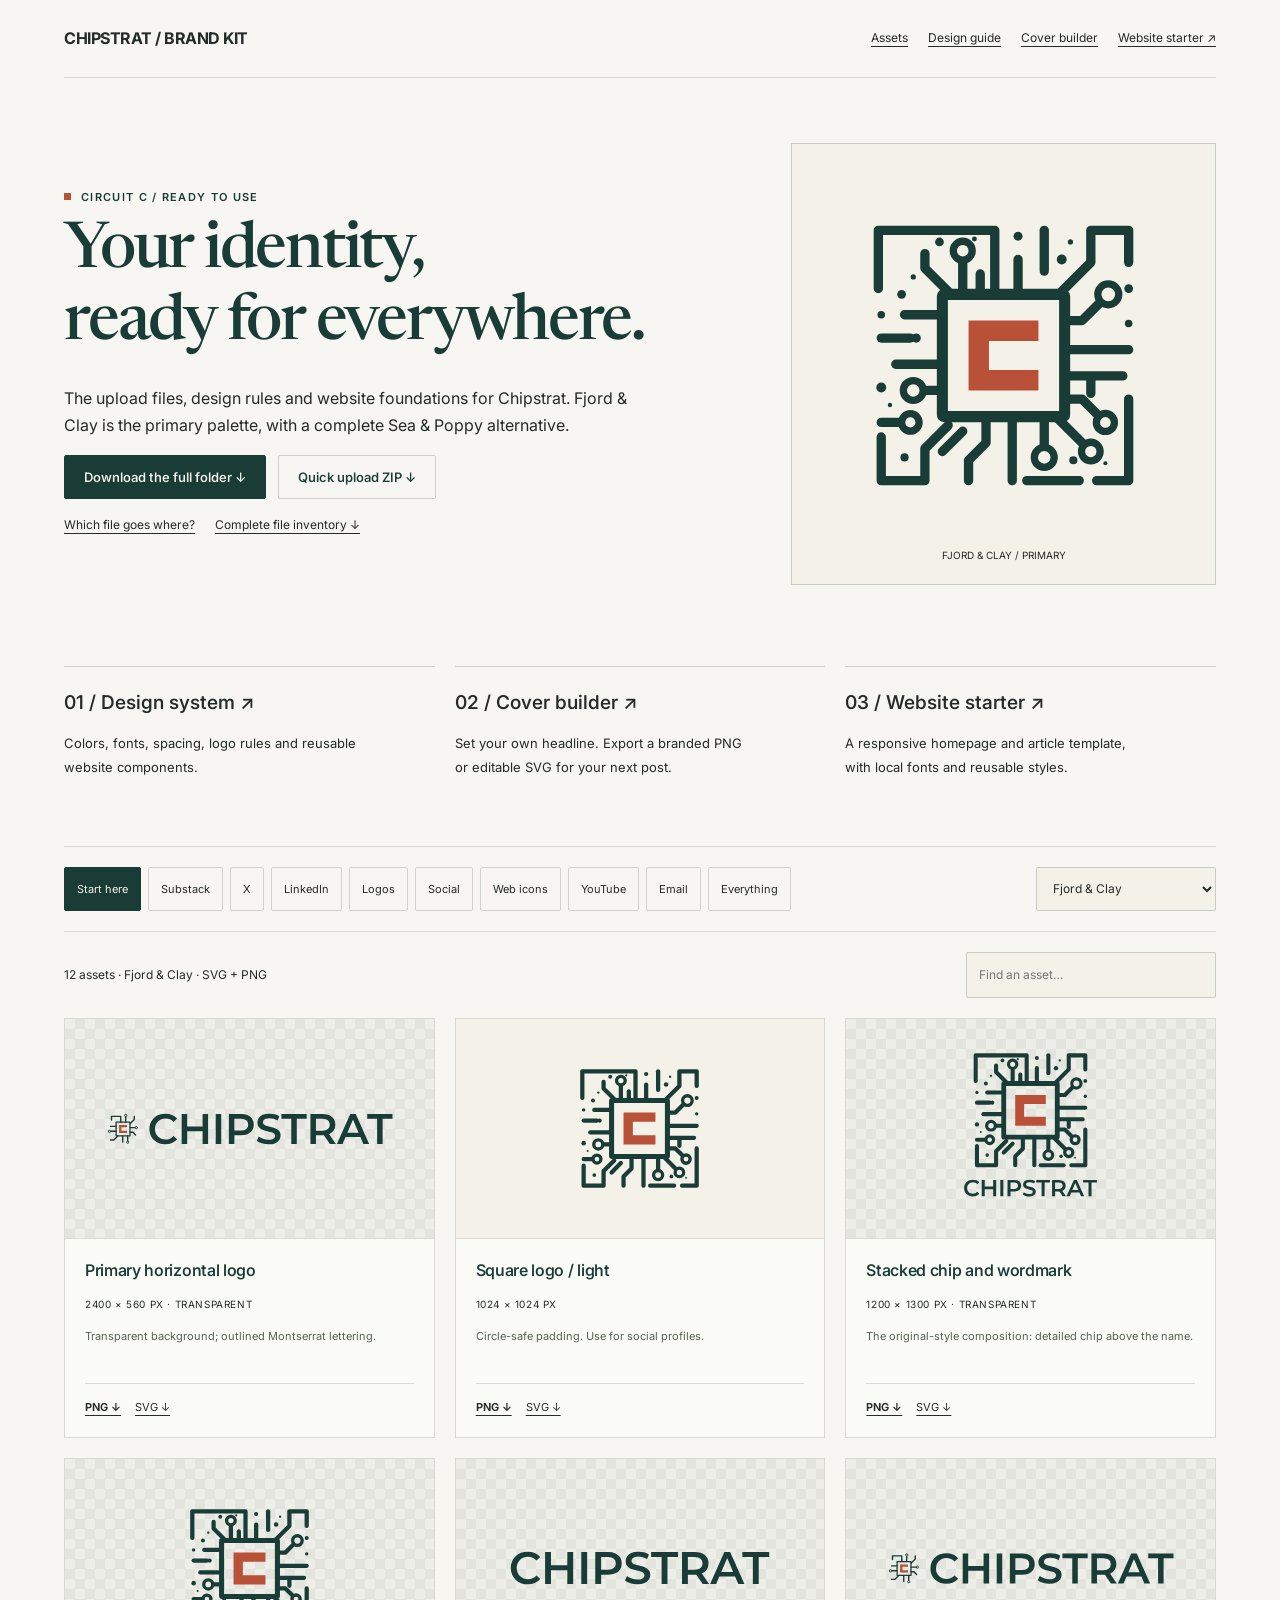
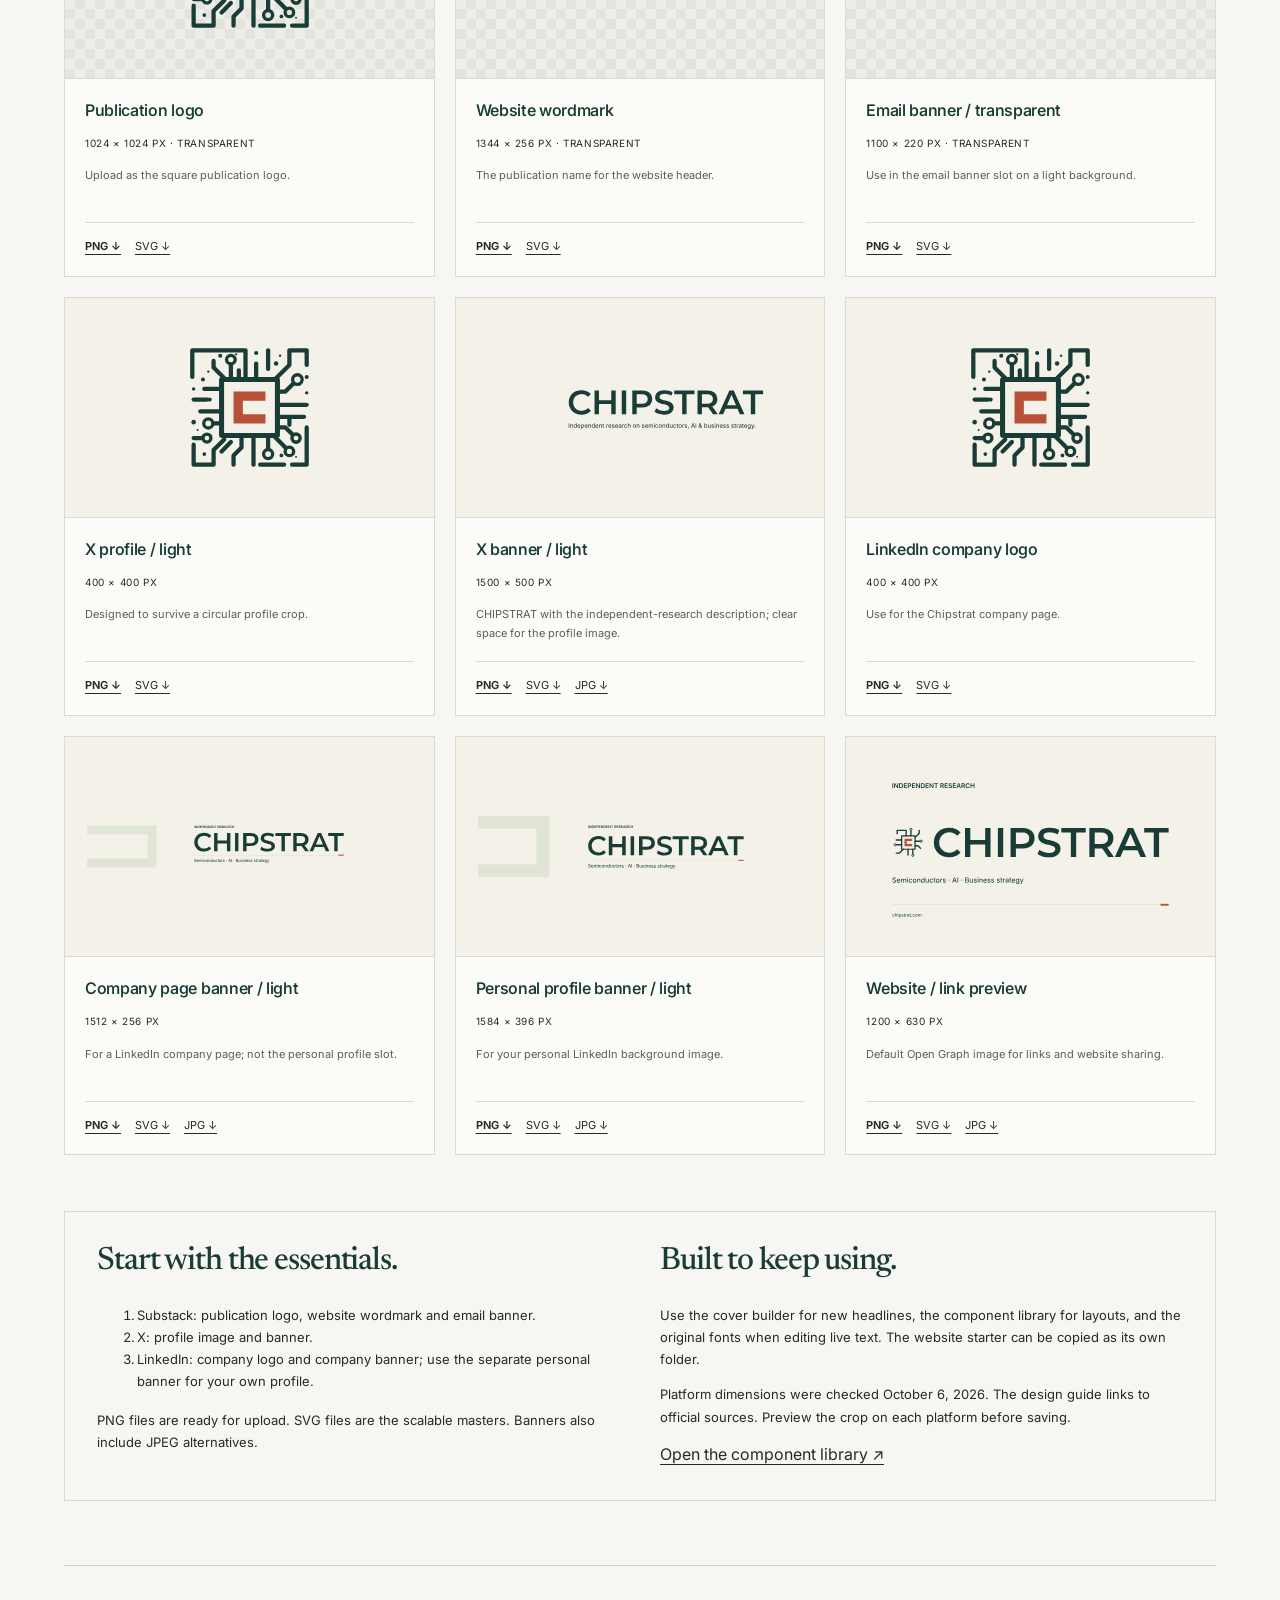
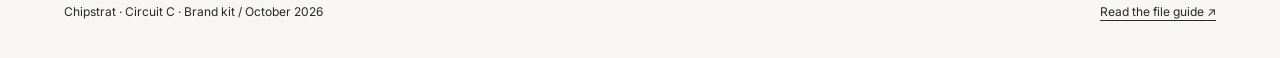
<file: Chipstrat-Brand-Kit/index.html>
<!doctype html><html lang="en"><head><meta charset="utf-8"><meta name="viewport" content="width=device-width,initial-scale=1"><title>Chipstrat — Brand & website kit</title><link rel="stylesheet" href="design-kit/tokens.css"><link rel="stylesheet" href="design-kit/components.css"><style>
body{background:#f7f6f2}.library-nav{display:flex;gap:20px;font-size:12px;flex-wrap:wrap}.kit-head{padding:25px 0;display:flex;justify-content:space-between;border-bottom:1px solid #d7dbd1;align-items:center;gap:20px}.kit-head strong{letter-spacing:-.03em}.hero{display:grid;grid-template-columns:1.6fr 1fr;gap:48px;align-items:center;padding:65px 0}.hero h1{font-size:clamp(44px,5vw,68px);max-width:750px}.hero p{max-width:580px}.hero-art{background:var(--cs-paper);border:1px solid var(--cs-line);padding:20px}.hero-art img{display:block;width:100%}.hero-art small{font-size:10px;display:block;text-align:center}.tools{display:grid;grid-template-columns:repeat(3,1fr);gap:20px;margin:16px 0 54px}.tool{border-top:1px solid #c9d0c4;padding-top:20px;text-decoration:none}.tool strong{font-size:19px;font-weight:550}.tool p{font-size:13px;line-height:1.8;max-width:300px}.kit-controls{position:sticky;top:0;background:#f7f6f2ee;backdrop-filter:blur(12px);z-index:3;border-top:1px solid #d7dbd1;border-bottom:1px solid #d7dbd1;padding:20px 0;display:grid;grid-template-columns:1fr auto;gap:15px}.filters{display:flex;gap:7px;flex-wrap:wrap}.filter{border:1px solid #cfd4ca;background:transparent;padding:7px 12px;font-size:11px;border-radius:2px;min-height:38px}.filter[aria-pressed=true]{background:var(--cs-ink);color:var(--cs-paper);border-color:var(--cs-ink)}.palette{min-width:180px;font-size:12px}.inventory{display:flex;justify-content:space-between;align-items:center;font-size:12px;padding:20px 0}.inventory input{max-width:250px}.asset-grid{display:grid;grid-template-columns:repeat(3,minmax(0,1fr));gap:20px}.asset{border:1px solid #d7dbd1;background:#fbfbf8;min-width:0;overflow:hidden}.asset-art{height:220px;padding:22px;display:flex;align-items:center;justify-content:center;background:var(--cs-paper);border-bottom:1px solid #d7dbd1}.asset-art.transparent{background-color:#eeeee8;background-image:linear-gradient(45deg,#e3e4de 25%,transparent 25%),linear-gradient(-45deg,#e3e4de 25%,transparent 25%),linear-gradient(45deg,transparent 75%,#e3e4de 75%),linear-gradient(-45deg,transparent 75%,#e3e4de 75%);background-size:20px 20px;background-position:0 0,0 10px,10px -10px,-10px 0}.asset-art.reversed{background:#34423c;background-image:none}.asset-art img{max-width:100%;max-height:100%;object-fit:contain;display:block;image-rendering:auto}.asset-copy{padding:20px}.asset-copy h3{font:550 16px/1.4 Inter,Arial,sans-serif;margin:0 0 7px;letter-spacing:-.02em}.asset-copy p{font-size:11px;line-height:1.7;min-height:38px;color:#566353}.dimensions{font-size:10px;letter-spacing:.06em;text-transform:uppercase}.asset-links{display:flex;gap:14px;align-items:center;font-size:11px;margin-top:18px;border-top:1px solid #d7dbd1;padding-top:14px}.asset-links a:first-child{font-weight:650}.guidance{margin:56px 0 0;border:1px solid #d7dbd1;padding:32px;display:grid;grid-template-columns:1fr 1fr;gap:40px}.guidance h2{font-size:32px}.guidance p,.guidance li{font-size:13px}.asset-empty{padding:30px}.download-line{margin:16px 0;font-size:12px}.download-line a{margin-right:20px}@media(max-width:980px){.asset-grid{grid-template-columns:repeat(2,minmax(0,1fr))}.kit-controls{grid-template-columns:1fr}.hero{gap:20px}.hero h1{font-size:52px}}@media(max-width:620px){.kit-head{align-items:flex-start;flex-direction:column}.hero{grid-template-columns:1fr;padding:40px 0}.hero h1{font-size:46px}.hero-art{max-width:340px}.tools{grid-template-columns:1fr;gap:10px}.tool p{max-width:none}.asset-grid{grid-template-columns:1fr}.asset-art{height:230px}.kit-controls{position:static}.inventory{gap:15px;align-items:flex-start;flex-direction:column}.inventory input{max-width:none}.guidance{grid-template-columns:1fr;padding:22px}.library-nav{gap:13px}.download-line a{display:block;margin:8px 0}}
</style></head><body><a class="cs-skip" href="#assets">Skip to assets</a><div class="cs-wrap"><header class="kit-head"><strong>CHIPSTRAT / BRAND KIT</strong><nav class="library-nav"><a href="#assets">Assets</a><a href="design-kit/brand-guide.html">Design guide</a><a href="design-kit/cover-builder.html">Cover builder</a><a href="website-starter/index.html">Website starter ↗</a></nav></header><main><section class="hero"><div><p class="cs-eyebrow cs-kicker">Circuit C / Ready to use</p><h1>Your identity,<br>ready for everywhere.</h1><p>The upload files, design rules and website foundations for Chipstrat. Fjord & Clay is the primary palette, with a complete Sea & Poppy alternative.</p><div class="cs-actions"><a class="cs-button" href="../Chipstrat-Brand-Kit.zip" download>Download the full folder ↓</a><a class="cs-button secondary" href="quick-upload-fjord-clay.zip" download>Quick upload ZIP ↓</a></div><div class="download-line"><a href="UPLOAD-GUIDE.txt">Which file goes where?</a><a href="asset-manifest.csv" download>Complete file inventory ↓</a></div></div><div class="hero-art"><img src="fjord-clay/logos/square-light-1024x1024.svg" alt="Chipstrat circuit C logo" width="1024" height="1024"><small>FJORD & CLAY / PRIMARY</small></div></section><section class="tools" aria-label="Design tools"><a class="tool" href="design-kit/brand-guide.html"><strong>01 / Design system ↗</strong><p>Colors, fonts, spacing, logo rules and reusable website components.</p></a><a class="tool" href="design-kit/cover-builder.html"><strong>02 / Cover builder ↗</strong><p>Set your own headline. Export a branded PNG or editable SVG for your next post.</p></a><a class="tool" href="website-starter/index.html"><strong>03 / Website starter ↗</strong><p>A responsive homepage and article template, with local fonts and reusable styles.</p></a></section><section id="assets" aria-label="Asset library"><div class="kit-controls"><div class="filters" id="filters"></div><select class="cs-input palette" id="palette" aria-label="Asset color palette"><option value="fjord-clay">Fjord & Clay</option><option value="sea-poppy">Sea & Poppy</option></select></div><div class="inventory"><span id="count" role="status" aria-live="polite"></span><input class="cs-input" id="search" type="search" aria-label="Find an asset" placeholder="Find an asset…"></div><div class="asset-grid" id="asset-grid"></div></section><section class="guidance"><div><h2>Start with the essentials.</h2><ol><li>Substack: publication logo, website wordmark and email banner.</li><li>X: profile image and banner.</li><li>LinkedIn: company logo and company banner; use the separate personal banner for your own profile.</li></ol><p>PNG files are ready for upload. SVG files are the scalable masters. Banners also include JPEG alternatives.</p></div><div><h2>Built to keep using.</h2><p>Use the cover builder for new headlines, the component library for layouts, and the original fonts when editing live text. The website starter can be copied as its own folder.</p><p>Platform dimensions were checked October 6, 2026. The design guide links to official sources. Preview the crop on each platform before saving.</p><a href="design-kit/components.html">Open the component library ↗</a></div></section></main><footer class="cs-footer"><span>Chipstrat · Circuit C · Brand kit / October 2026</span><a href="START-HERE.txt">Read the file guide ↗</a></footer></div><script>
const DATA={"assets": [{"group": "logos", "key": "logo-primary", "title": "Primary horizontal logo", "width": 2400, "height": 560, "file": "logos/logo-primary-2400x560", "note": "Transparent background; outlined Montserrat lettering.", "recommended": true, "source": "", "jpg": false, "transparent": true}, {"group": "logos", "key": "logo-reversed", "title": "Light horizontal logo", "width": 2400, "height": 560, "file": "logos/logo-reversed-2400x560", "note": "Transparent background; outlined Montserrat lettering.", "recommended": false, "source": "", "jpg": false, "transparent": true}, {"group": "logos", "key": "logo-black", "title": "Black horizontal logo", "width": 2400, "height": 560, "file": "logos/logo-black-2400x560", "note": "Transparent background; outlined Montserrat lettering.", "recommended": false, "source": "", "jpg": false, "transparent": true}, {"group": "logos", "key": "logo-white", "title": "White horizontal logo", "width": 2400, "height": 560, "file": "logos/logo-white-2400x560", "note": "Transparent background; outlined Montserrat lettering.", "recommended": false, "source": "", "jpg": false, "transparent": true}, {"group": "logos", "key": "wordmark", "title": "Wordmark only", "width": 2400, "height": 480, "file": "logos/wordmark-2400x480", "note": "Transparent, without the chip symbol.", "recommended": false, "source": "", "jpg": false, "transparent": true}, {"group": "logos", "key": "square-light", "title": "Square logo / light", "width": 1024, "height": 1024, "file": "logos/square-light-1024x1024", "note": "Circle-safe padding. Use for social profiles.", "recommended": true, "source": "", "jpg": false, "transparent": false}, {"group": "logos", "key": "square-dark", "title": "Square logo / dark", "width": 1024, "height": 1024, "file": "logos/square-dark-1024x1024", "note": "Circle-safe padding. Use for social profiles.", "recommended": false, "source": "", "jpg": false, "transparent": false}, {"group": "logos", "key": "mark-transparent", "title": "Transparent chip mark", "width": 1024, "height": 1024, "file": "logos/mark-transparent-1024x1024", "note": "Use on light backgrounds.", "recommended": false, "source": "", "jpg": false, "transparent": true}, {"group": "logos", "key": "mark-white", "title": "White chip mark", "width": 1024, "height": 1024, "file": "logos/mark-white-1024x1024", "note": "Use on dark backgrounds.", "recommended": false, "source": "", "jpg": false, "transparent": true}, {"group": "logos", "key": "mark-compact", "title": "Compact circuit mark", "width": 512, "height": 512, "file": "logos/mark-compact-512x512", "note": "Use at 32\u201364px or beside small lettering.", "recommended": false, "source": "", "jpg": false, "transparent": true}, {"group": "logos", "key": "logo-stacked", "title": "Stacked chip and wordmark", "width": 1200, "height": 1300, "file": "logos/logo-stacked-1200x1300", "note": "The original-style composition: detailed chip above the name.", "recommended": true, "source": "", "jpg": false, "transparent": true}, {"group": "logos", "key": "logo-stacked-solid", "title": "Stacked logo / solid", "width": 1200, "height": 1300, "file": "logos/logo-stacked-solid-1200x1300", "note": "Paper background; detailed chip above the name.", "recommended": false, "source": "", "jpg": false, "transparent": false}, {"group": "substack", "key": "publication-logo", "title": "Publication logo", "width": 1024, "height": 1024, "file": "substack/publication-logo-1024x1024", "note": "Upload as the square publication logo.", "recommended": true, "source": "https://support.substack.com/hc/en-us/articles/4408381685268-What-are-the-optimal-image-dimensions-for-my-Substack-publication", "jpg": false, "transparent": true}, {"group": "substack", "key": "website-wordmark", "title": "Website wordmark", "width": 1344, "height": 256, "file": "substack/website-wordmark-1344x256", "note": "The publication name for the website header.", "recommended": true, "source": "https://support.substack.com/hc/en-us/articles/360039015892-How-do-I-switch-my-publication-s-homepage-to-a-different-layout", "jpg": false, "transparent": true}, {"group": "substack", "key": "website-logo", "title": "Website header with chip", "width": 1344, "height": 256, "file": "substack/website-logo-1344x256", "note": "Alternative header including the chip symbol.", "recommended": false, "source": "https://support.substack.com/hc/en-us/articles/360039015892-How-do-I-switch-my-publication-s-homepage-to-a-different-layout", "jpg": false, "transparent": true}, {"group": "substack", "key": "email-banner", "title": "Email banner / transparent", "width": 1100, "height": 220, "file": "substack/email-banner-1100x220", "note": "Use in the email banner slot on a light background.", "recommended": true, "source": "https://support.substack.com/hc/en-us/articles/4408381685268-What-are-the-optimal-image-dimensions-for-my-Substack-publication", "jpg": false, "transparent": true}, {"group": "substack", "key": "email-banner-solid", "title": "Email banner / solid", "width": 1100, "height": 220, "file": "substack/email-banner-solid-1100x220", "note": "Opaque alternative with the brand paper color.", "recommended": false, "source": "https://support.substack.com/hc/en-us/articles/4408381685268-What-are-the-optimal-image-dimensions-for-my-Substack-publication", "jpg": false, "transparent": false}, {"group": "substack", "key": "welcome-cover", "title": "Welcome cover", "width": 1200, "height": 1200, "file": "substack/welcome-cover-1200x1200", "note": "Square welcome-page cover.", "recommended": false, "source": "https://support.substack.com/hc/en-us/articles/4408381685268-What-are-the-optimal-image-dimensions-for-my-Substack-publication", "jpg": true, "transparent": false}, {"group": "substack", "key": "post-preview", "title": "Post preview / wide", "width": 1200, "height": 630, "file": "substack/post-preview-1200x630", "note": "Wide social preview. Review the crop before publishing.", "recommended": false, "source": "https://support.substack.com/hc/en-us/articles/4408381685268-What-are-the-optimal-image-dimensions-for-my-Substack-publication", "jpg": true, "transparent": false}, {"group": "substack", "key": "post-preview-14x10", "title": "Post preview / 14:10", "width": 1400, "height": 1000, "file": "substack/post-preview-14x10-1400x1000", "note": "Alternate crop for 14:10 preview placements.", "recommended": false, "source": "https://support.substack.com/hc/en-us/articles/4408381685268-What-are-the-optimal-image-dimensions-for-my-Substack-publication", "jpg": true, "transparent": false}, {"group": "x", "key": "profile-light", "title": "X profile / light", "width": 400, "height": 400, "file": "x/profile-light-400x400", "note": "Designed to survive a circular profile crop.", "recommended": true, "source": "https://help.x.com/en/managing-your-account/common-issues-when-uploading-profile-photo", "jpg": false, "transparent": false}, {"group": "x", "key": "banner-light", "title": "X banner / light", "width": 1500, "height": 500, "file": "x/banner-light-1500x500", "note": "CHIPSTRAT with the independent-research description; clear space for the profile image.", "recommended": true, "source": "https://help.x.com/en/managing-your-account/common-issues-when-uploading-profile-photo", "jpg": true, "transparent": false}, {"group": "x", "key": "profile-dark", "title": "X profile / dark", "width": 400, "height": 400, "file": "x/profile-dark-400x400", "note": "Designed to survive a circular profile crop.", "recommended": false, "source": "https://help.x.com/en/managing-your-account/common-issues-when-uploading-profile-photo", "jpg": false, "transparent": false}, {"group": "x", "key": "banner-dark", "title": "X banner / dark", "width": 1500, "height": 500, "file": "x/banner-dark-1500x500", "note": "CHIPSTRAT with the independent-research description; clear space for the profile image.", "recommended": false, "source": "https://help.x.com/en/managing-your-account/common-issues-when-uploading-profile-photo", "jpg": true, "transparent": false}, {"group": "linkedin", "key": "company-logo", "title": "LinkedIn company logo", "width": 400, "height": 400, "file": "linkedin/company-logo-400x400", "note": "Use for the Chipstrat company page.", "recommended": true, "source": "https://www.linkedin.com/help/lms/answer/a570368", "jpg": false, "transparent": false}, {"group": "linkedin", "key": "company-banner-light", "title": "Company page banner / light", "width": 1512, "height": 256, "file": "linkedin/company-banner-light-1512x256", "note": "For a LinkedIn company page; not the personal profile slot.", "recommended": true, "source": "https://www.linkedin.com/help/lms/answer/a570368", "jpg": true, "transparent": false}, {"group": "linkedin", "key": "personal-banner-light", "title": "Personal profile banner / light", "width": 1584, "height": 396, "file": "linkedin/personal-banner-light-1584x396", "note": "For your personal LinkedIn background image.", "recommended": true, "source": "https://www.linkedin.com/help/linkedin/answer/a568217", "jpg": true, "transparent": false}, {"group": "linkedin", "key": "company-banner-dark", "title": "Company page banner / dark", "width": 1512, "height": 256, "file": "linkedin/company-banner-dark-1512x256", "note": "For a LinkedIn company page; not the personal profile slot.", "recommended": false, "source": "https://www.linkedin.com/help/lms/answer/a570368", "jpg": true, "transparent": false}, {"group": "linkedin", "key": "personal-banner-dark", "title": "Personal profile banner / dark", "width": 1584, "height": 396, "file": "linkedin/personal-banner-dark-1584x396", "note": "For your personal LinkedIn background image.", "recommended": false, "source": "https://www.linkedin.com/help/linkedin/answer/a568217", "jpg": true, "transparent": false}, {"group": "linkedin", "key": "article-cover", "title": "Article / newsletter cover", "width": 2000, "height": 600, "file": "linkedin/article-cover-2000x600", "note": "Branded base image; use the cover builder for article-specific headlines.", "recommended": false, "source": "", "jpg": true, "transparent": false}, {"group": "social", "key": "link-preview", "title": "Website / link preview", "width": 1200, "height": 630, "file": "social/link-preview-1200x630", "note": "Default Open Graph image for links and website sharing.", "recommended": true, "source": "", "jpg": true, "transparent": false}, {"group": "social", "key": "square-post", "title": "Square brand card", "width": 1080, "height": 1080, "file": "social/square-post-1080x1080", "note": "A reusable square post or announcement card.", "recommended": false, "source": "", "jpg": true, "transparent": false}, {"group": "social", "key": "portrait-post", "title": "Portrait brand card", "width": 1080, "height": 1350, "file": "social/portrait-post-1080x1350", "note": "A reusable 4:5 post card.", "recommended": false, "source": "", "jpg": true, "transparent": false}, {"group": "social", "key": "landscape-card", "title": "Landscape brand card", "width": 1920, "height": 1080, "file": "social/landscape-card-1920x1080", "note": "For presentation title slides or video title cards.", "recommended": false, "source": "", "jpg": true, "transparent": false}, {"group": "youtube", "key": "profile", "title": "YouTube profile", "width": 800, "height": 800, "file": "youtube/profile-800x800", "note": "Channel profile image.", "recommended": false, "source": "https://support.google.com/youtube/answer/10456525?hl=en", "jpg": false, "transparent": false}, {"group": "youtube", "key": "channel-banner", "title": "YouTube channel banner", "width": 2560, "height": 1440, "file": "youtube/channel-banner-2560x1440", "note": "Essential content sits inside a conservative central 1500 \u00d7 360 area.", "recommended": false, "source": "https://support.google.com/youtube/answer/10456525?hl=en", "jpg": true, "transparent": false}, {"group": "email", "key": "signature-logo", "title": "Email signature logo", "width": 640, "height": 128, "file": "email/signature-logo-640x128", "note": "Insert at about 320 \u00d7 64 display pixels in your email signature.", "recommended": false, "source": "", "jpg": false, "transparent": true}, {"group": "web", "key": "favicon", "title": "Web icon / 16px", "width": 16, "height": 16, "file": "web/favicon-16x16", "note": "For browser tabs, bookmarks or saved home-screen shortcuts.", "recommended": false, "source": "", "jpg": false, "transparent": false}, {"group": "web", "key": "favicon", "title": "Web icon / 32px", "width": 32, "height": 32, "file": "web/favicon-32x32", "note": "For browser tabs, bookmarks or saved home-screen shortcuts.", "recommended": false, "source": "", "jpg": false, "transparent": false}, {"group": "web", "key": "favicon", "title": "Web icon / 48px", "width": 48, "height": 48, "file": "web/favicon-48x48", "note": "For browser tabs, bookmarks or saved home-screen shortcuts.", "recommended": false, "source": "", "jpg": false, "transparent": false}, {"group": "web", "key": "favicon", "title": "Web icon / 64px", "width": 64, "height": 64, "file": "web/favicon-64x64", "note": "For browser tabs, bookmarks or saved home-screen shortcuts.", "recommended": false, "source": "", "jpg": false, "transparent": false}, {"group": "web", "key": "apple-touch-icon", "title": "Web icon / 180px", "width": 180, "height": 180, "file": "web/apple-touch-icon-180x180", "note": "For browser tabs, bookmarks or saved home-screen shortcuts.", "recommended": false, "source": "", "jpg": false, "transparent": false}, {"group": "web", "key": "app-icon", "title": "Web icon / 192px", "width": 192, "height": 192, "file": "web/app-icon-192x192", "note": "For browser tabs, bookmarks or saved home-screen shortcuts.", "recommended": false, "source": "", "jpg": false, "transparent": false}, {"group": "web", "key": "app-icon", "title": "Web icon / 512px", "width": 512, "height": 512, "file": "web/app-icon-512x512", "note": "For browser tabs, bookmarks or saved home-screen shortcuts.", "recommended": false, "source": "", "jpg": false, "transparent": false}], "palettes": [{"id": "fjord-clay", "name": "Fjord & Clay", "note": "Deep green, warm paper and a fired-clay accent. Balanced, grounded and distinctly editorial.", "colors": ["#F4F1E8", "#193C36", "#D7DFCC", "#B95138", "#252B28"], "names": ["Chalk", "Fjord", "Lichen", "Clay", "Graphite"], "recommendation": "Your selected palette", "roles": ["Background", "Logo & headings", "Secondary surface", "Accent", "Body text"], "contrast": {"headingOnPaper": 10.68, "bodyOnPaper": 12.78, "headingOnSurface": 8.8, "accentOnPaper": 4.33}}, {"id": "sea-poppy", "name": "Sea & Poppy", "note": "A softened blue-green with a precise red accent. A fresh, expressive take on Nordic restraint.", "colors": ["#F0F2ED", "#285259", "#D1E0DC", "#B74330", "#27383A"], "names": ["Salt", "Deep sea", "Sea glass", "Poppy", "Slate"], "recommendation": "Your selected palette", "roles": ["Background", "Logo & headings", "Secondary surface", "Accent", "Body text"], "contrast": {"headingOnPaper": 7.63, "bodyOnPaper": 10.87, "headingOnSurface": 6.31, "accentOnPaper": 4.83}}]};
let category='essentials';
const groups=[['essentials','Start here'],['substack','Substack'],['x','X'],['linkedin','LinkedIn'],['logos','Logos'],['social','Social'],['web','Web icons'],['youtube','YouTube'],['email','Email'],['all','Everything']];
const $=id=>document.getElementById(id);
function render(){const p=DATA.palettes.find(p=>p.id===$('palette').value),q=$('search').value.toLowerCase();document.documentElement.dataset.palette=p.id;
$('filters').innerHTML=groups.map(([id,name])=>`<button class="filter" aria-pressed="${id===category}" data-category="${id}">${name}</button>`).join('');$('filters').querySelectorAll('button').forEach(b=>b.onclick=()=>{category=b.dataset.category;render()});
const assets=DATA.assets.filter(a=>(category==='all'||(category==='essentials'?a.recommended:a.group===category))&&(`${a.title} ${a.note} ${a.group}`).toLowerCase().includes(q));
$('count').textContent=`${assets.length} assets · ${p.name} · SVG + PNG`;
$('asset-grid').innerHTML=assets.map(a=>{const path=`${p.id}/${a.file}`,rev=/white|reversed/.test(a.key);return `<article class="asset"><div class="asset-art ${a.transparent?'transparent':''} ${rev?'reversed':''}"><img src="${path}.svg" alt="${a.title}" loading="lazy" width="${a.width}" height="${a.height}"></div><div class="asset-copy"><h3>${a.title}</h3><span class="dimensions">${a.width} × ${a.height} px ${a.transparent?'· Transparent':''}</span><p>${a.note}</p><div class="asset-links"><a href="${path}.png" download>PNG ↓</a><a href="${path}.svg" download>SVG ↓</a>${a.jpg?`<a href="${path}.jpg" download>JPG ↓</a>`:''}</div></div></article>`}).join('')||'<p class="asset-empty">No matching assets. Try another search or category.</p>';
}
$('palette').onchange=render;$('search').oninput=render;render();
</script></body></html>
</file>
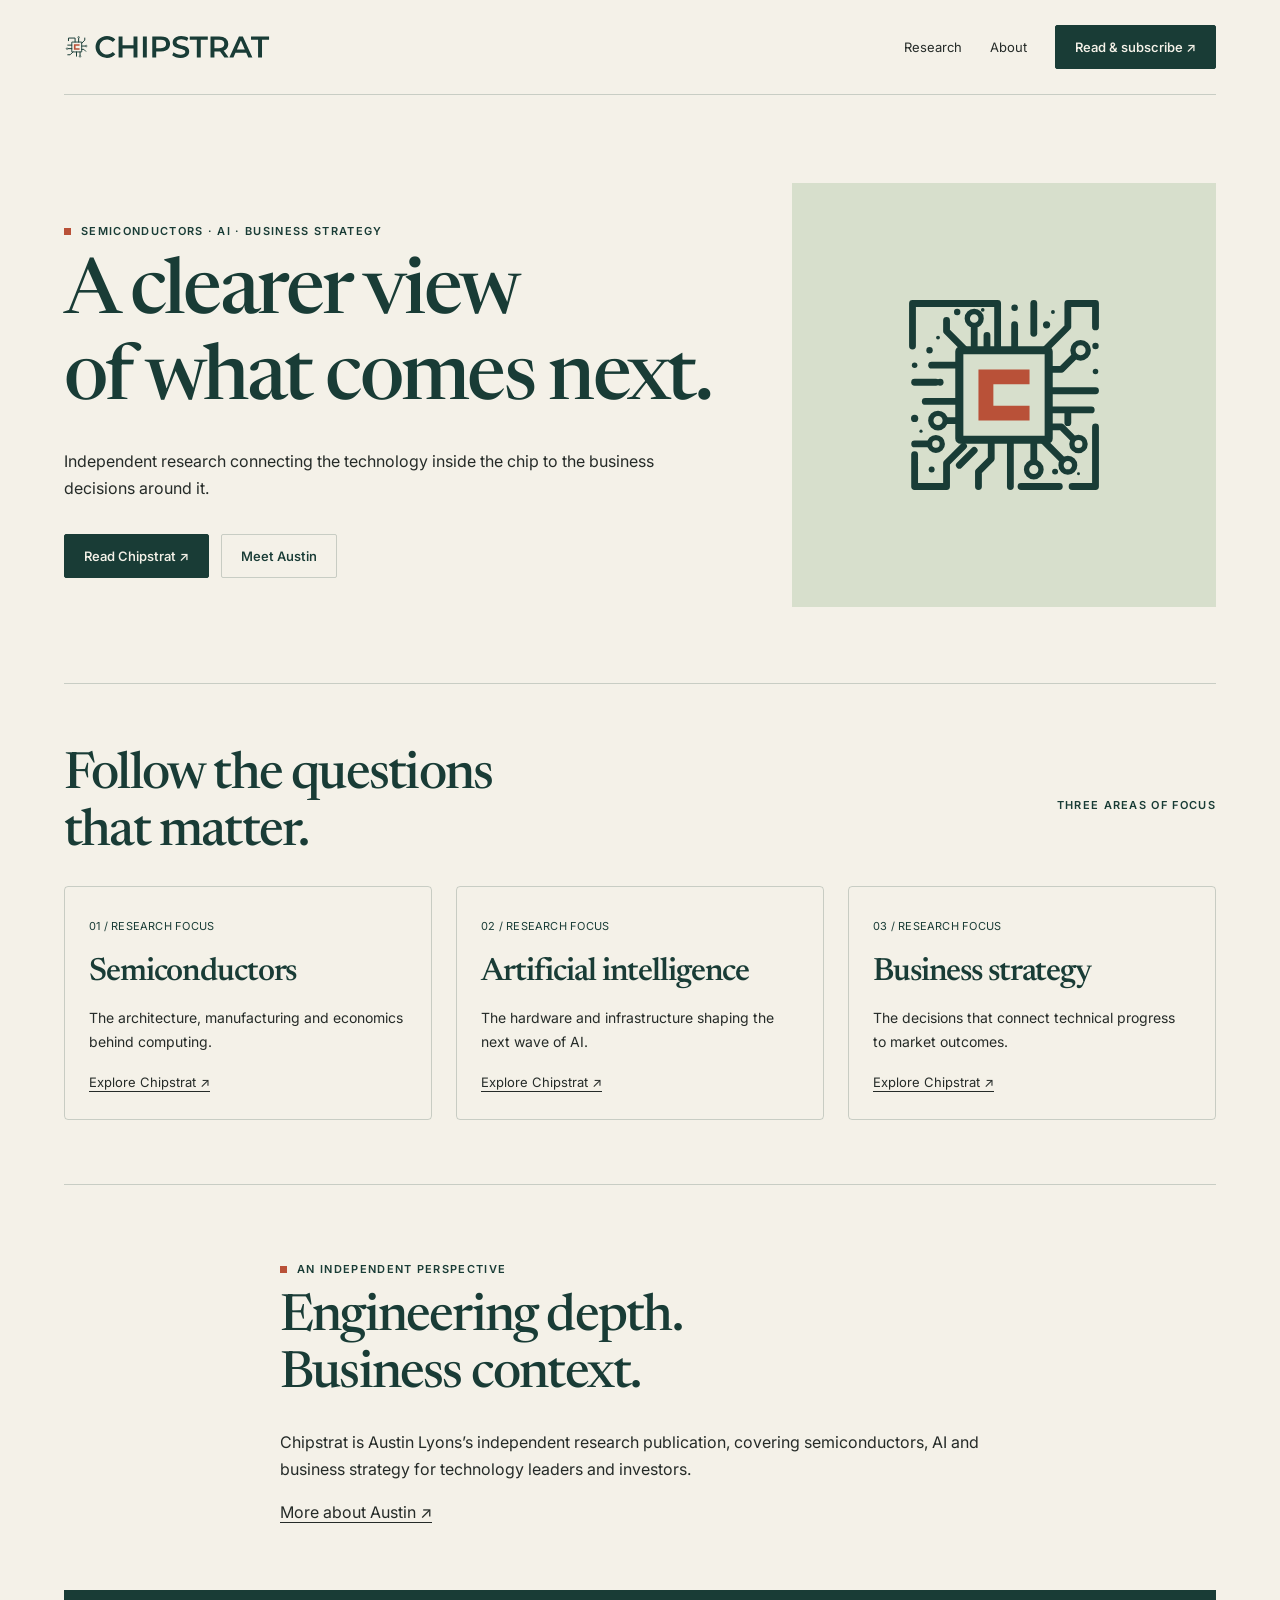
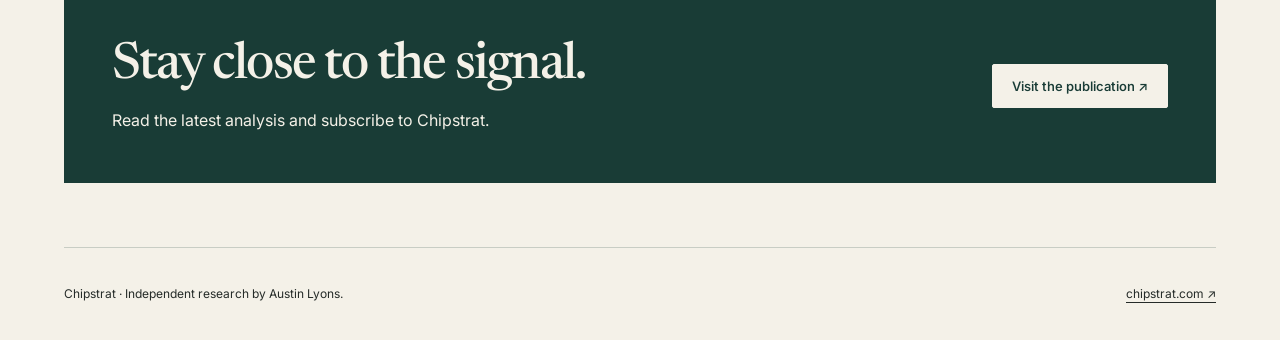
<file: Chipstrat-Brand-Kit/website-starter/index.html>
<!doctype html><html lang="en"><head><meta charset="utf-8"><meta name="viewport" content="width=device-width,initial-scale=1"><meta name="description" content="Independent research on semiconductors, AI and business strategy by Austin Lyons."><meta name="theme-color" content="#193C36"><link rel="icon" href="assets/favicon.svg" type="image/svg+xml"><link rel="icon" href="assets/favicon.ico" sizes="any"><link rel="apple-touch-icon" href="assets/apple-touch-icon.png"><link rel="stylesheet" href="styles.css"><title>Chipstrat — Independent research</title></head><body><a class="cs-skip" href="#main">Skip to content</a><div class="cs-wrap"><nav class="cs-nav" aria-label="Main navigation"><a href="index.html" aria-label="Chipstrat home"><img src="assets/logo.svg" alt="Chipstrat" width="2400" height="560"></a><button class="cs-button secondary cs-menu" aria-expanded="false" aria-controls="nav-links">Menu</button><div class="cs-nav-links" id="nav-links"><a href="index.html#research">Research</a><a href="index.html#about">About</a><a class="cs-button" href="https://www.chipstrat.com">Read & subscribe ↗</a></div></nav><main id="main"><section class="cs-hero"><div><p class="cs-eyebrow cs-kicker">Semiconductors · AI · Business strategy</p><h1>A clearer view<br>of what comes next.</h1><p>Independent research connecting the technology inside the chip to the business decisions around it.</p><div class="cs-actions"><a class="cs-button" href="https://www.chipstrat.com">Read Chipstrat ↗</a><a class="cs-button secondary" href="#about">Meet Austin</a></div></div><div class="cs-hero-art"><img src="assets/mark.svg" alt="Chipstrat circuit C chip mark" width="1024" height="1024"></div></section><section class="cs-section" id="research"><div class="cs-section-head"><h2>Follow the questions<br>that matter.</h2><span class="cs-eyebrow">Three areas of focus</span></div><div class="cs-grid"><article class="cs-card"><div class="cs-card-body"><span class="cs-meta">01 / RESEARCH FOCUS</span><h3>Semiconductors</h3><p>The architecture, manufacturing and economics behind computing.</p><a class="cs-small" href="https://www.chipstrat.com">Explore Chipstrat ↗</a></div></article><article class="cs-card"><div class="cs-card-body"><span class="cs-meta">02 / RESEARCH FOCUS</span><h3>Artificial intelligence</h3><p>The hardware and infrastructure shaping the next wave of AI.</p><a class="cs-small" href="https://www.chipstrat.com">Explore Chipstrat ↗</a></div></article><article class="cs-card"><div class="cs-card-body"><span class="cs-meta">03 / RESEARCH FOCUS</span><h3>Business strategy</h3><p>The decisions that connect technical progress to market outcomes.</p><a class="cs-small" href="https://www.chipstrat.com">Explore Chipstrat ↗</a></div></article></div></section><section class="cs-section" id="about"><div class="cs-reading"><p class="cs-eyebrow cs-kicker">An independent perspective</p><h2>Engineering depth.<br>Business context.</h2><p>Chipstrat is Austin Lyons’s independent research publication, covering semiconductors, AI and business strategy for technology leaders and investors.</p><a href="https://www.chipstrat.com/p/about-austin">More about Austin ↗</a></div></section><section class="cs-newsletter"><div><h2>Stay close to the signal.</h2><p>Read the latest analysis and subscribe to Chipstrat.</p></div><a class="cs-button" href="https://www.chipstrat.com">Visit the publication ↗</a></section></main><footer class="cs-footer"><span>Chipstrat · Independent research by Austin Lyons.</span><a href="https://www.chipstrat.com">chipstrat.com ↗</a></footer></div><script src="script.js"></script></body></html>
</file>
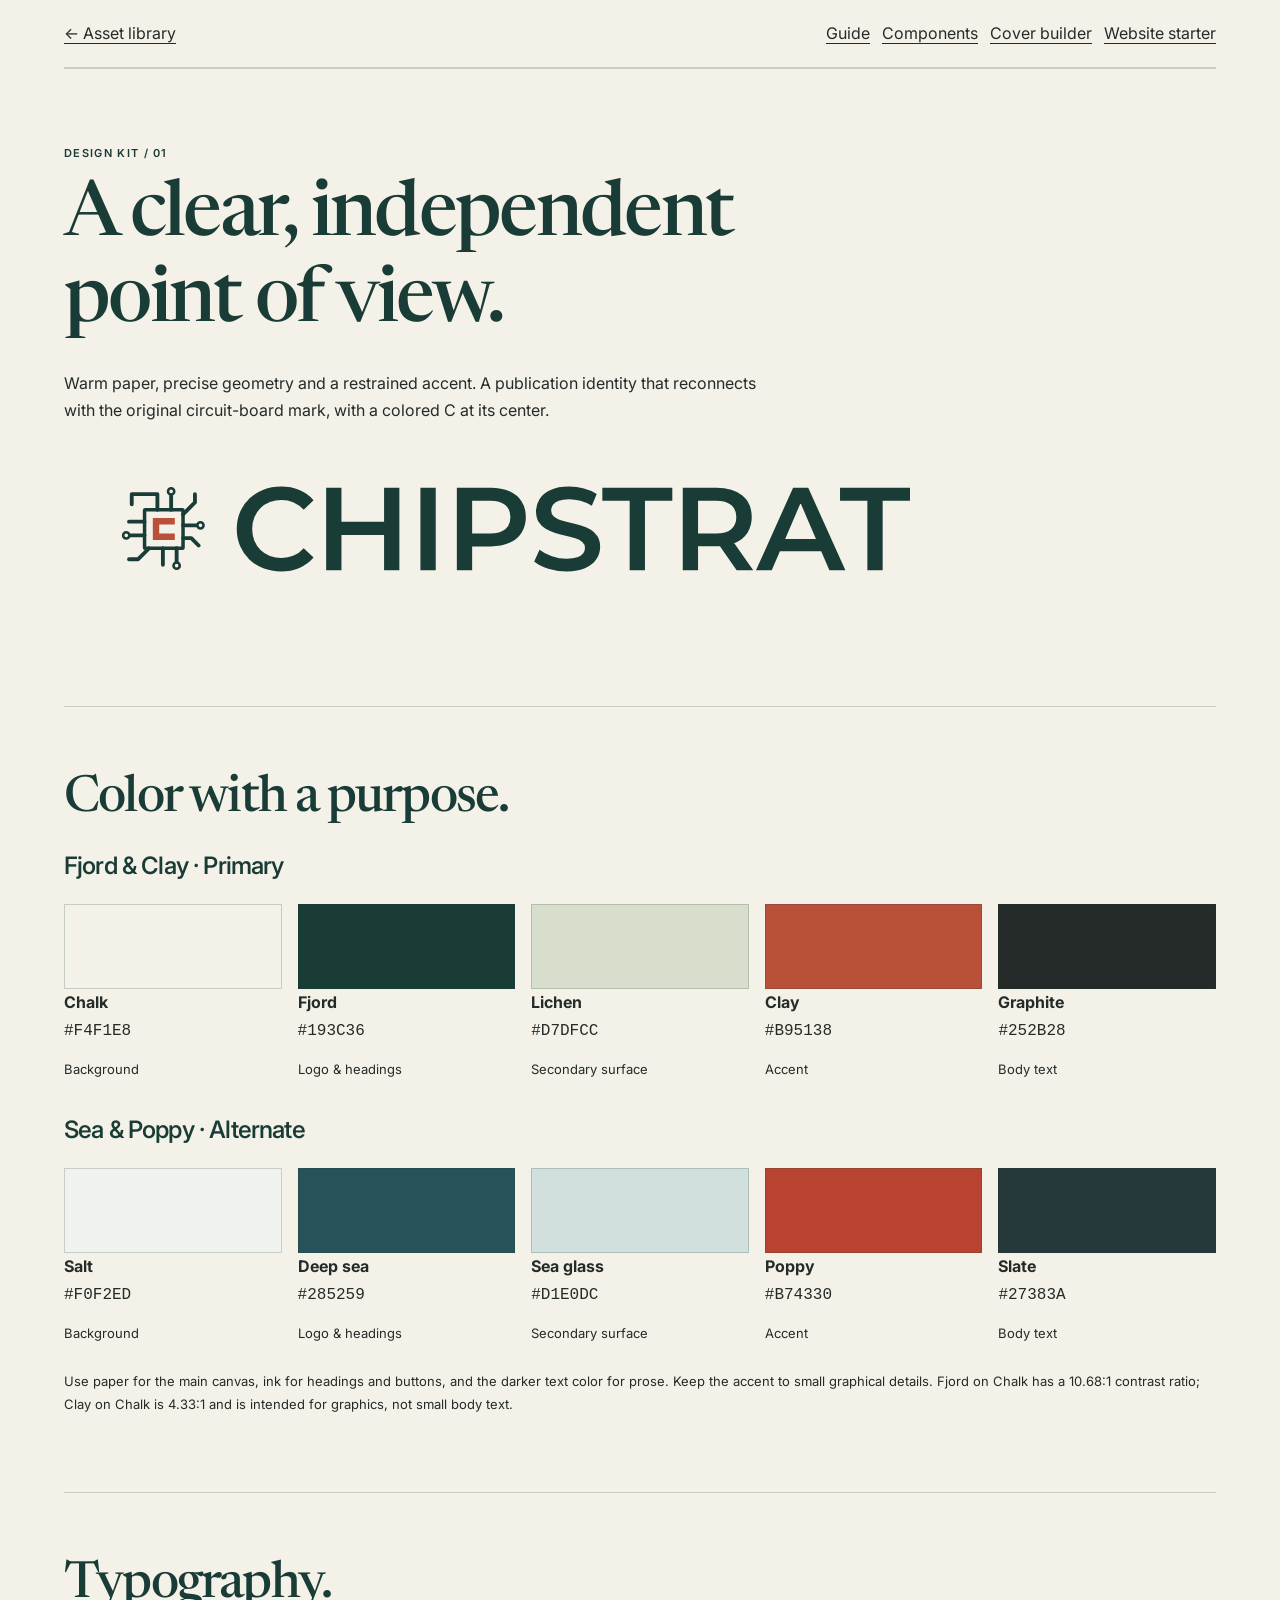
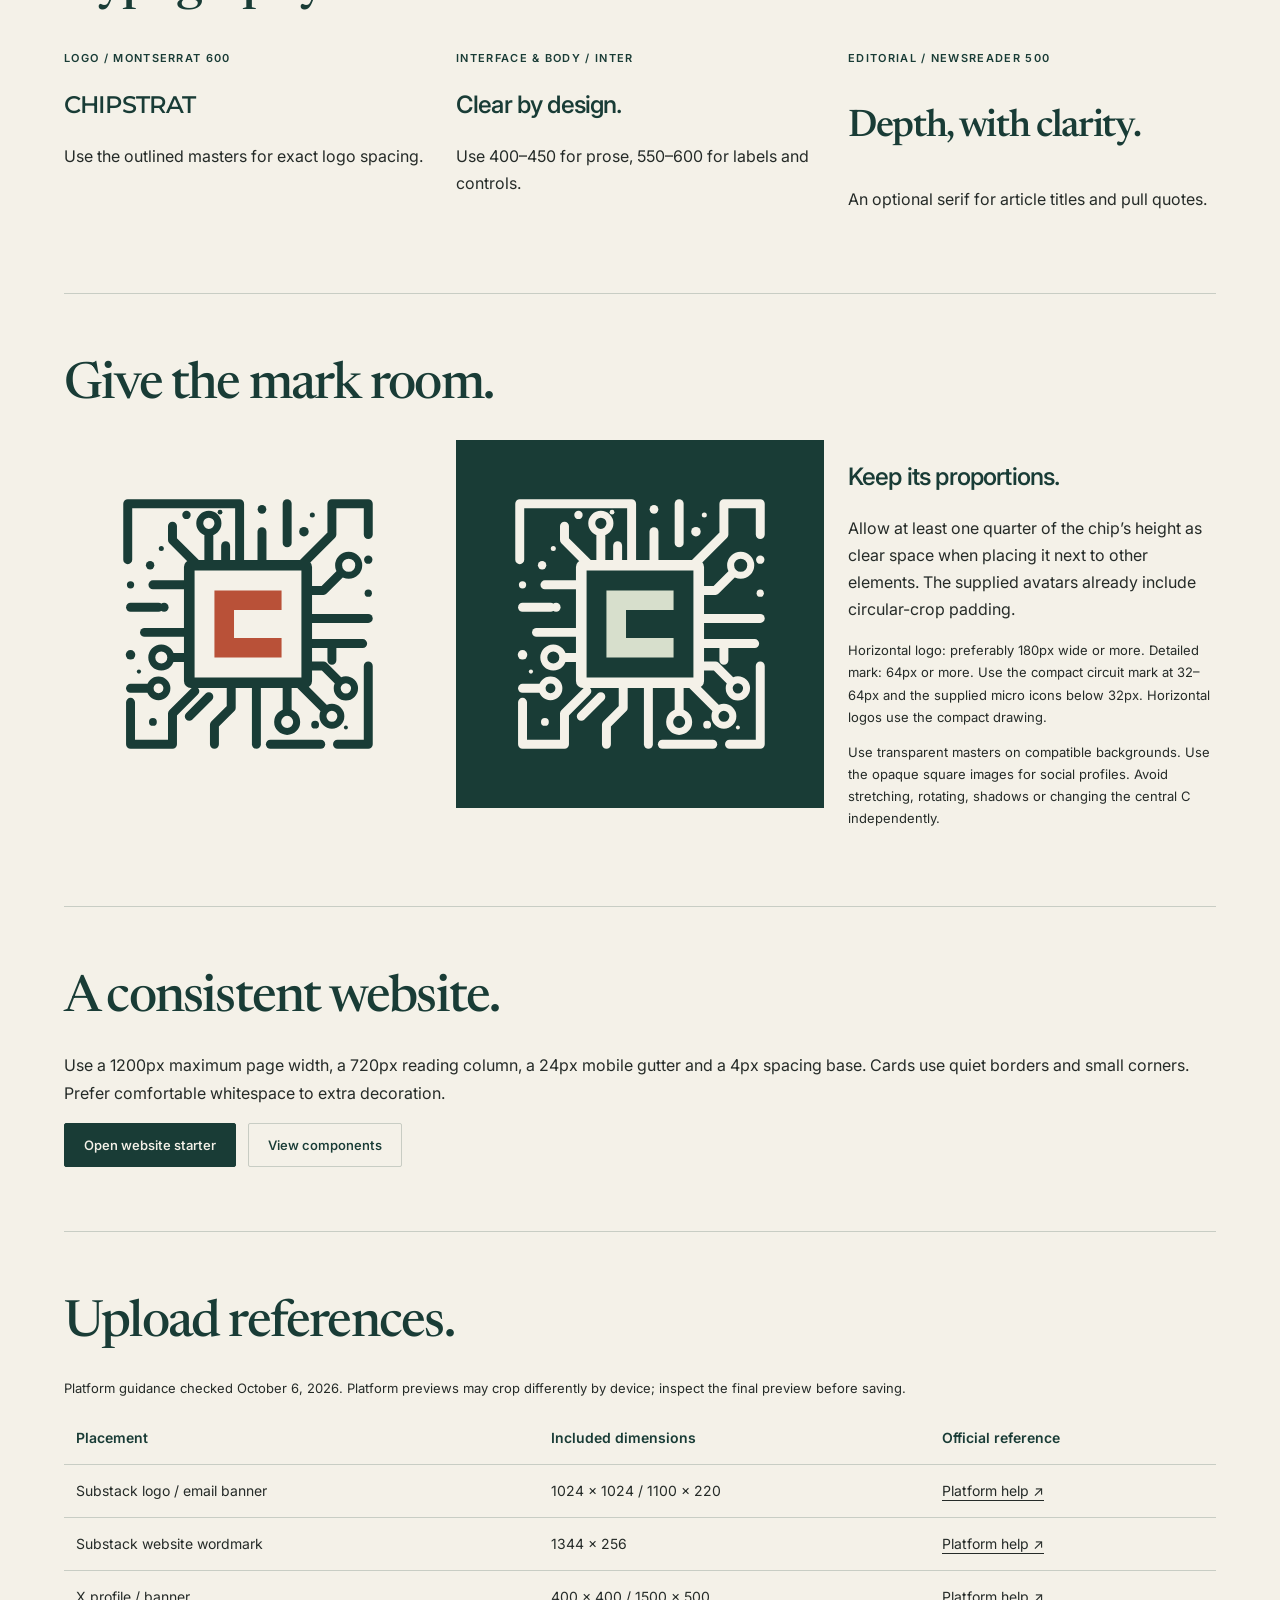
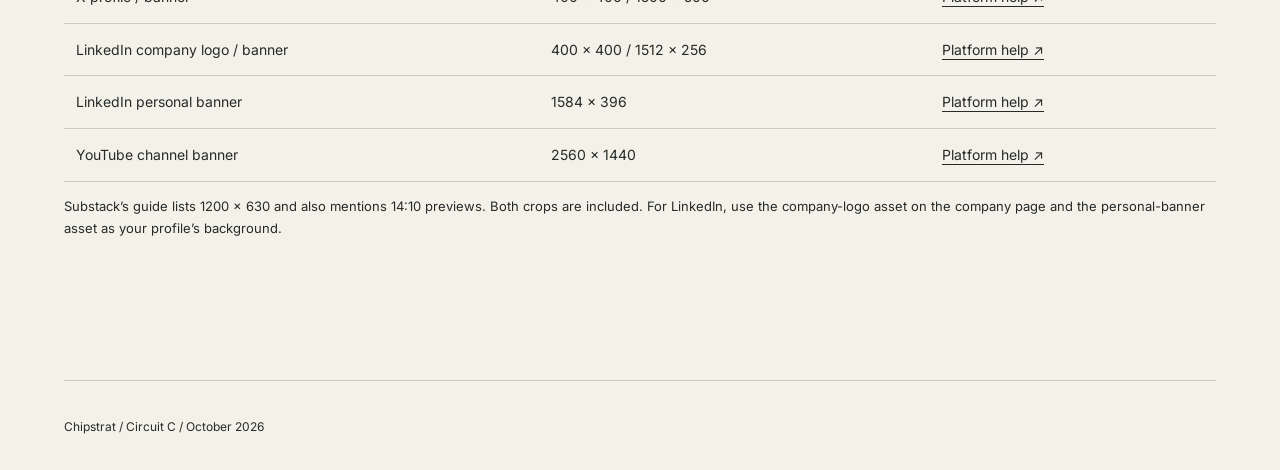
<file: Chipstrat-Brand-Kit/design-kit/brand-guide.html>
<!doctype html><html lang="en"><head><meta charset="utf-8"><meta name="viewport" content="width=device-width,initial-scale=1"><title>Brand guide — Chipstrat</title><link rel="stylesheet" href="tokens.css"><link rel="stylesheet" href="components.css"></head><body><div class="cs-wrap"><nav class="cs-nav"><a href="../index.html">← Asset library</a><div class="cs-actions"><a href="brand-guide.html">Guide</a><a href="components.html">Components</a><a href="cover-builder.html">Cover builder</a><a href="../website-starter/index.html">Website starter</a></div></nav><main><section class="cs-section"><p class="cs-eyebrow">Design kit / 01</p><h1>A clear, independent<br>point of view.</h1><p class="cs-reading" style="margin-left:0">Warm paper, precise geometry and a restrained accent. A publication identity that reconnects with the original circuit-board mark, with a colored C at its center.</p><img src="../fjord-clay/logos/logo-primary-2400x560.svg" width="900" height="210" alt="Chipstrat horizontal logo"></section><section class="cs-section"><h2>Color with a purpose.</h2><h3>Fjord & Clay · Primary</h3><div style="display:grid;grid-template-columns:repeat(auto-fit,minmax(150px,1fr));gap:16px"><div><div style="height:85px;background:#F4F1E8;border:1px solid var(--cs-line)"></div><strong>Chalk</strong><br><code>#F4F1E8</code><p class="cs-small">Background</p></div><div><div style="height:85px;background:#193C36;border:1px solid var(--cs-line)"></div><strong>Fjord</strong><br><code>#193C36</code><p class="cs-small">Logo & headings</p></div><div><div style="height:85px;background:#D7DFCC;border:1px solid var(--cs-line)"></div><strong>Lichen</strong><br><code>#D7DFCC</code><p class="cs-small">Secondary surface</p></div><div><div style="height:85px;background:#B95138;border:1px solid var(--cs-line)"></div><strong>Clay</strong><br><code>#B95138</code><p class="cs-small">Accent</p></div><div><div style="height:85px;background:#252B28;border:1px solid var(--cs-line)"></div><strong>Graphite</strong><br><code>#252B28</code><p class="cs-small">Body text</p></div></div><h3>Sea & Poppy · Alternate</h3><div style="display:grid;grid-template-columns:repeat(auto-fit,minmax(150px,1fr));gap:16px"><div><div style="height:85px;background:#F0F2ED;border:1px solid var(--cs-line)"></div><strong>Salt</strong><br><code>#F0F2ED</code><p class="cs-small">Background</p></div><div><div style="height:85px;background:#285259;border:1px solid var(--cs-line)"></div><strong>Deep sea</strong><br><code>#285259</code><p class="cs-small">Logo & headings</p></div><div><div style="height:85px;background:#D1E0DC;border:1px solid var(--cs-line)"></div><strong>Sea glass</strong><br><code>#D1E0DC</code><p class="cs-small">Secondary surface</p></div><div><div style="height:85px;background:#B74330;border:1px solid var(--cs-line)"></div><strong>Poppy</strong><br><code>#B74330</code><p class="cs-small">Accent</p></div><div><div style="height:85px;background:#27383A;border:1px solid var(--cs-line)"></div><strong>Slate</strong><br><code>#27383A</code><p class="cs-small">Body text</p></div></div><p class="cs-small">Use paper for the main canvas, ink for headings and buttons, and the darker text color for prose. Keep the accent to small graphical details. Fjord on Chalk has a 10.68:1 contrast ratio; Clay on Chalk is 4.33:1 and is intended for graphics, not small body text.</p></section><section class="cs-section"><h2>Typography.</h2><div class="cs-grid"><div><p class="cs-eyebrow">Logo / Montserrat 600</p><h3 style="font-family:Montserrat">CHIPSTRAT</h3><p>Use the outlined masters for exact logo spacing.</p></div><div><p class="cs-eyebrow">Interface & body / Inter</p><h3>Clear by design.</h3><p>Use 400–450 for prose, 550–600 for labels and controls.</p></div><div><p class="cs-eyebrow">Editorial / Newsreader 500</p><h3 style="font-family:Newsreader;font-size:38px">Depth, with clarity.</h3><p>An optional serif for article titles and pull quotes.</p></div></div></section><section class="cs-section"><h2>Give the mark room.</h2><div class="cs-grid"><img src="../fjord-clay/logos/square-light-1024x1024.svg" alt="Light square logo"><img src="../fjord-clay/logos/square-dark-1024x1024.svg" alt="Reversed square logo"><div><h3>Keep its proportions.</h3><p>Allow at least one quarter of the chip’s height as clear space when placing it next to other elements. The supplied avatars already include circular-crop padding.</p><p class="cs-small">Horizontal logo: preferably 180px wide or more. Detailed mark: 64px or more. Use the compact circuit mark at 32–64px and the supplied micro icons below 32px. Horizontal logos use the compact drawing.</p><p class="cs-small">Use transparent masters on compatible backgrounds. Use the opaque square images for social profiles. Avoid stretching, rotating, shadows or changing the central C independently.</p></div></div></section><section class="cs-section"><h2>A consistent website.</h2><p>Use a 1200px maximum page width, a 720px reading column, a 24px mobile gutter and a 4px spacing base. Cards use quiet borders and small corners. Prefer comfortable whitespace to extra decoration.</p><div class="cs-actions"><a class="cs-button" href="../website-starter/index.html">Open website starter</a><a class="cs-button secondary" href="components.html">View components</a></div></section><section class="cs-section"><h2>Upload references.</h2><p class="cs-small">Platform guidance checked October 6, 2026. Platform previews may crop differently by device; inspect the final preview before saving.</p><table class="cs-table"><thead><tr><th>Placement</th><th>Included dimensions</th><th>Official reference</th></tr></thead><tbody><tr><td>Substack logo / email banner</td><td>1024 × 1024 / 1100 × 220</td><td><a href="https://support.substack.com/hc/en-us/articles/4408381685268-What-are-the-optimal-image-dimensions-for-my-Substack-publication">Platform help ↗</a></td></tr><tr><td>Substack website wordmark</td><td>1344 × 256</td><td><a href="https://support.substack.com/hc/en-us/articles/360039015892-How-do-I-switch-my-publication-s-homepage-to-a-different-layout">Platform help ↗</a></td></tr><tr><td>X profile / banner</td><td>400 × 400 / 1500 × 500</td><td><a href="https://help.x.com/en/managing-your-account/common-issues-when-uploading-profile-photo">Platform help ↗</a></td></tr><tr><td>LinkedIn company logo / banner</td><td>400 × 400 / 1512 × 256</td><td><a href="https://www.linkedin.com/help/lms/answer/a570368">Platform help ↗</a></td></tr><tr><td>LinkedIn personal banner</td><td>1584 × 396</td><td><a href="https://www.linkedin.com/help/linkedin/answer/a568217">Platform help ↗</a></td></tr><tr><td>YouTube channel banner</td><td>2560 × 1440</td><td><a href="https://support.google.com/youtube/answer/10456525?hl=en">Platform help ↗</a></td></tr></tbody></table><p class="cs-small">Substack’s guide lists 1200 × 630 and also mentions 14:10 previews. Both crops are included. For LinkedIn, use the company-logo asset on the company page and the personal-banner asset as your profile’s background.</p></section></main><footer class="cs-footer">Chipstrat / Circuit C / October 2026</footer></div></body></html>
</file>
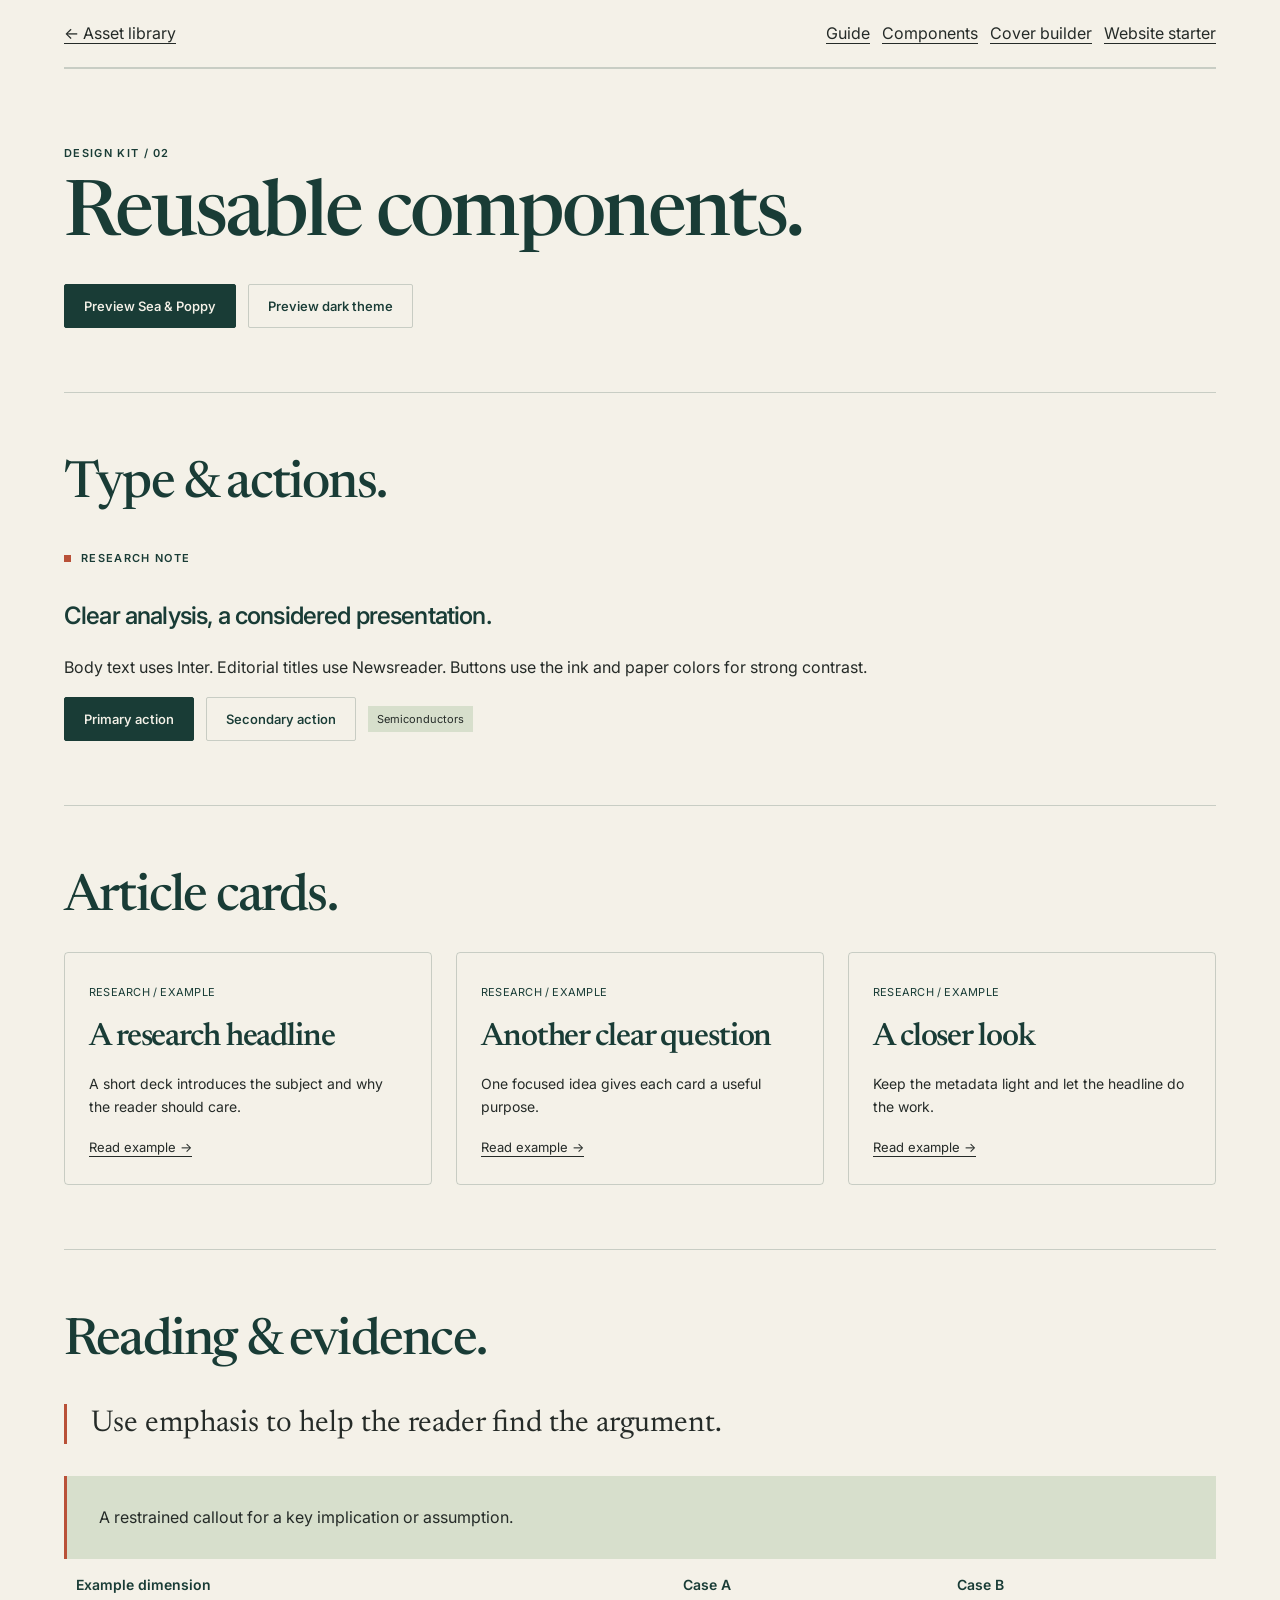
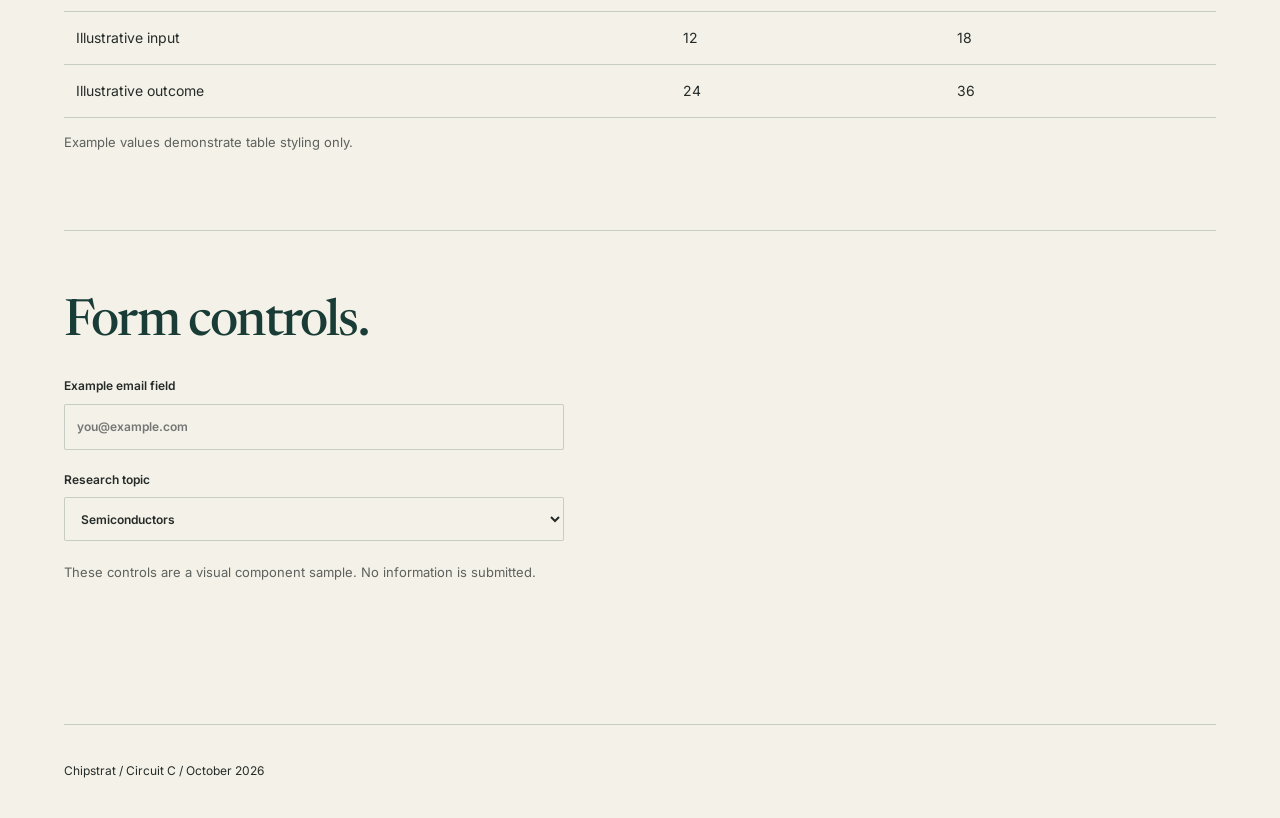
<file: Chipstrat-Brand-Kit/design-kit/components.html>
<!doctype html><html lang="en"><head><meta charset="utf-8"><meta name="viewport" content="width=device-width,initial-scale=1"><title>Components — Chipstrat</title><link rel="stylesheet" href="tokens.css"><link rel="stylesheet" href="components.css"></head><body><div class="cs-wrap"><nav class="cs-nav"><a href="../index.html">← Asset library</a><div class="cs-actions"><a href="brand-guide.html">Guide</a><a href="components.html">Components</a><a href="cover-builder.html">Cover builder</a><a href="../website-starter/index.html">Website starter</a></div></nav><main><section class="cs-section"><p class="cs-eyebrow">Design kit / 02</p><h1>Reusable components.</h1><div class="cs-actions"><button class="cs-button" id="palette-toggle">Preview Sea & Poppy</button><button class="cs-button secondary" id="theme-toggle">Preview dark theme</button></div></section><section class="cs-section"><h2>Type & actions.</h2><p class="cs-eyebrow cs-kicker">Research note</p><h3>Clear analysis, a considered presentation.</h3><p>Body text uses Inter. Editorial titles use Newsreader. Buttons use the ink and paper colors for strong contrast.</p><div class="cs-actions"><a class="cs-button" href="../website-starter/index.html">Primary action</a><a class="cs-button secondary" href="brand-guide.html">Secondary action</a><span class="cs-tag">Semiconductors</span></div></section><section class="cs-section"><h2>Article cards.</h2><div class="cs-grid"><article class="cs-card"><div class="cs-card-body"><span class="cs-meta">RESEARCH / EXAMPLE</span><h3><a href="../website-starter/article.html">A research headline</a></h3><p>A short deck introduces the subject and why the reader should care.</p><a class="cs-small" href="../website-starter/article.html">Read example →</a></div></article><article class="cs-card"><div class="cs-card-body"><span class="cs-meta">RESEARCH / EXAMPLE</span><h3><a href="../website-starter/article.html">Another clear question</a></h3><p>One focused idea gives each card a useful purpose.</p><a class="cs-small" href="../website-starter/article.html">Read example →</a></div></article><article class="cs-card"><div class="cs-card-body"><span class="cs-meta">RESEARCH / EXAMPLE</span><h3><a href="../website-starter/article.html">A closer look</a></h3><p>Keep the metadata light and let the headline do the work.</p><a class="cs-small" href="../website-starter/article.html">Read example →</a></div></article></div></section><section class="cs-section"><h2>Reading & evidence.</h2><blockquote class="cs-quote">Use emphasis to help the reader find the argument.</blockquote><aside class="cs-callout">A restrained callout for a key implication or assumption.</aside><table class="cs-table"><thead><tr><th>Example dimension</th><th>Case A</th><th>Case B</th></tr></thead><tbody><tr><td>Illustrative input</td><td>12</td><td>18</td></tr><tr><td>Illustrative outcome</td><td>24</td><td>36</td></tr></tbody></table><p class="cs-small cs-muted">Example values demonstrate table styling only.</p></section><section class="cs-section"><h2>Form controls.</h2><div style="max-width:500px"><label class="cs-field">Example email field<input class="cs-input" type="email" placeholder="you@example.com"></label><label class="cs-field">Research topic<select class="cs-input"><option>Semiconductors</option><option>AI</option><option>Business strategy</option></select></label><p class="cs-small cs-muted">These controls are a visual component sample. No information is submitted.</p></div></section><script>document.getElementById('palette-toggle').onclick=function(){const sea=document.documentElement.dataset.palette!=='sea-poppy';document.documentElement.dataset.palette=sea?'sea-poppy':'fjord-clay';this.textContent=sea?'Preview Fjord & Clay':'Preview Sea & Poppy';};document.getElementById('theme-toggle').onclick=function(){const dark=document.documentElement.dataset.theme!=='dark';document.documentElement.dataset.theme=dark?'dark':'light';this.textContent=dark?'Preview light theme':'Preview dark theme';};</script></main><footer class="cs-footer">Chipstrat / Circuit C / October 2026</footer></div></body></html>
</file>
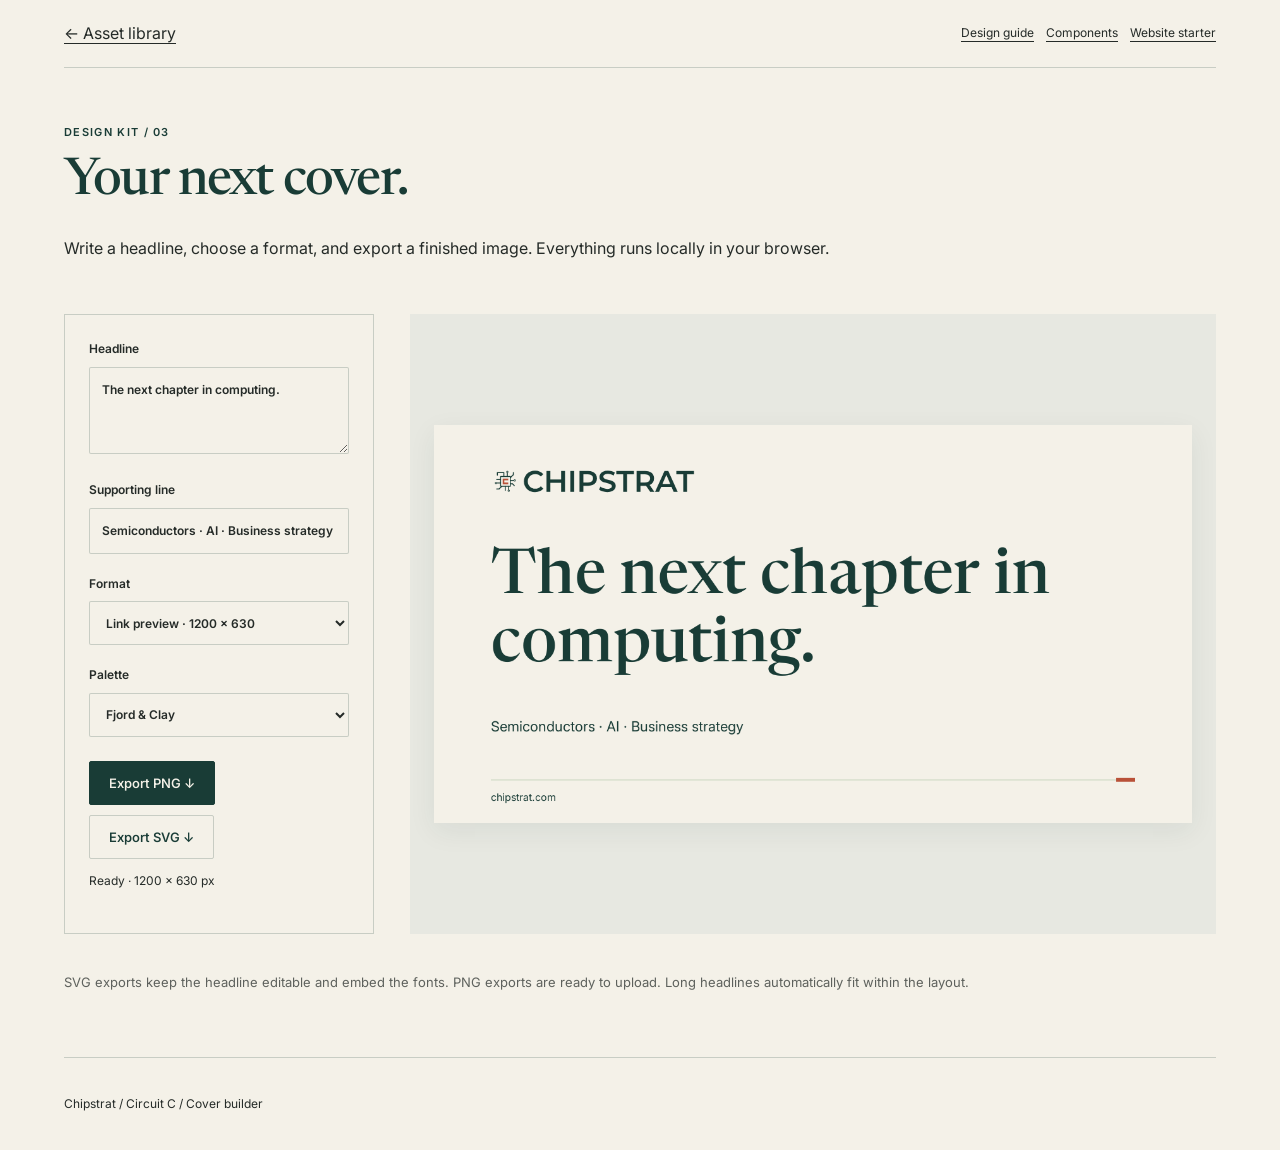
<file: Chipstrat-Brand-Kit/design-kit/cover-builder.html>
<!doctype html><html lang="en"><head><meta charset="utf-8"><meta name="viewport" content="width=device-width,initial-scale=1"><title>Cover builder — Chipstrat</title><link rel="stylesheet" href="tokens.css"><link rel="stylesheet" href="components.css"><style>.builder{display:grid;grid-template-columns:310px 1fr;gap:36px;padding:24px 0}.builder-tools{border:1px solid var(--cs-line);padding:24px}.builder-preview{padding:24px;background:#e7e8e1;display:flex;align-items:center;justify-content:center;min-width:0}.builder-preview canvas{max-width:100%;max-height:650px;width:auto;height:auto;box-shadow:0 8px 26px #193c3612}.export{margin-top:24px;display:flex;flex-wrap:wrap;gap:10px}.status{font-size:12px;min-height:26px}.cs-nav{flex-wrap:wrap}.cs-nav .cs-actions{font-size:12px}@media(max-width:850px){.builder{grid-template-columns:1fr}.builder-tools{display:grid;grid-template-columns:1fr 1fr;gap:15px}.builder-tools label:first-child,.builder-tools label:nth-child(2),.export,.status{grid-column:1/-1}.builder-preview{padding:14px}.cs-field{margin-bottom:0}}</style></head><body><div class="cs-wrap"><nav class="cs-nav"><a href="../index.html">← Asset library</a><div class="cs-actions"><a href="brand-guide.html">Design guide</a><a href="components.html">Components</a><a href="../website-starter/index.html">Website starter</a></div></nav><main><section style="padding:44px 0 12px"><p class="cs-eyebrow">Design kit / 03</p><h1 style="font-size:52px">Your next cover.</h1><p>Write a headline, choose a format, and export a finished image. Everything runs locally in your browser.</p></section><section class="builder"><div class="builder-tools"><label class="cs-field">Headline<textarea class="cs-input" id="headline" rows="3" maxlength="180">The next chapter in computing.</textarea></label><label class="cs-field">Supporting line<input class="cs-input" id="deck" maxlength="100" value="Semiconductors · AI · Business strategy"></label><label class="cs-field">Format<select class="cs-input" id="format"><option value="1200,630">Link preview · 1200 × 630</option><option value="1400,1000">Substack 14:10 · 1400 × 1000</option><option value="1080,1080">Square · 1080 × 1080</option><option value="1080,1350">Portrait · 1080 × 1350</option><option value="1920,1080">Landscape · 1920 × 1080</option></select></label><label class="cs-field">Palette<select class="cs-input" id="palette"><option value="fjord-clay">Fjord & Clay</option><option value="sea-poppy">Sea & Poppy</option></select></label><div class="export"><button class="cs-button" id="png" disabled>Export PNG ↓</button><button class="cs-button secondary" id="svg" disabled>Export SVG ↓</button></div><p class="status" id="status" role="status" aria-live="polite">Loading the brand fonts…</p></div><div class="builder-preview"><canvas id="preview" width="1200" height="630" aria-label="Live preview of the branded cover"></canvas></div></section><p class="cs-small cs-muted">SVG exports keep the headline editable and embed the fonts. PNG exports are ready to upload. Long headlines automatically fit within the layout.</p></main><footer class="cs-footer">Chipstrat / Circuit C / Cover builder</footer></div><script src="cover-builder.js"></script></body></html>
</file>
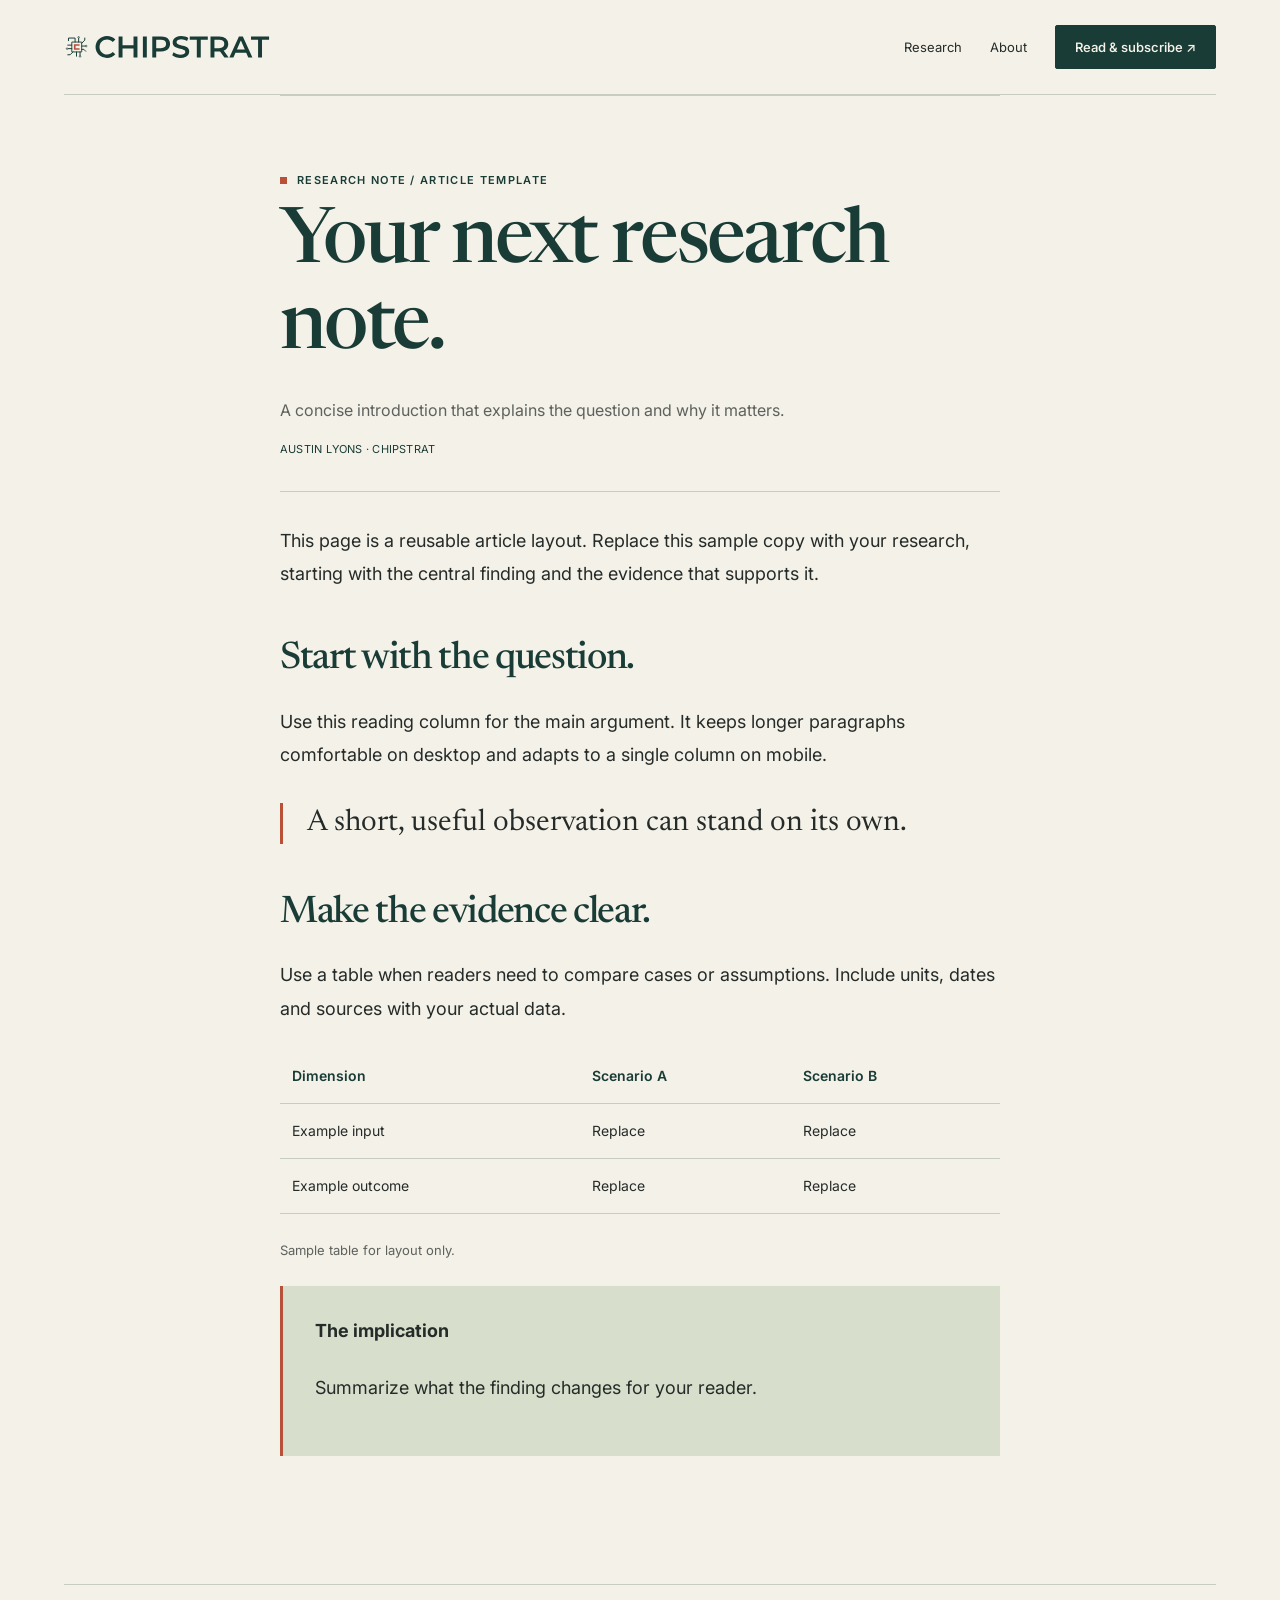
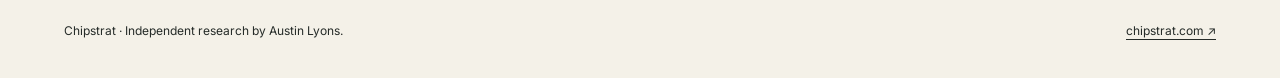
<file: Chipstrat-Brand-Kit/website-starter/article.html>
<!doctype html><html lang="en"><head><meta charset="utf-8"><meta name="viewport" content="width=device-width,initial-scale=1"><meta name="description" content="Independent research on semiconductors, AI and business strategy by Austin Lyons."><meta name="theme-color" content="#193C36"><link rel="icon" href="assets/favicon.svg" type="image/svg+xml"><link rel="icon" href="assets/favicon.ico" sizes="any"><link rel="apple-touch-icon" href="assets/apple-touch-icon.png"><link rel="stylesheet" href="styles.css"><title>Article template — Chipstrat</title></head><body><a class="cs-skip" href="#main">Skip to content</a><div class="cs-wrap"><nav class="cs-nav" aria-label="Main navigation"><a href="index.html" aria-label="Chipstrat home"><img src="assets/logo.svg" alt="Chipstrat" width="2400" height="560"></a><button class="cs-button secondary cs-menu" aria-expanded="false" aria-controls="nav-links">Menu</button><div class="cs-nav-links" id="nav-links"><a href="index.html#research">Research</a><a href="index.html#about">About</a><a class="cs-button" href="https://www.chipstrat.com">Read & subscribe ↗</a></div></nav><main class="cs-reading cs-section" id="main"><p class="cs-eyebrow cs-kicker">Research note / Article template</p><h1>Your next research note.</h1><p class="cs-muted">A concise introduction that explains the question and why it matters.</p><p class="cs-meta">AUSTIN LYONS · CHIPSTRAT</p><hr class="cs-rule"><div class="cs-prose"><p>This page is a reusable article layout. Replace this sample copy with your research, starting with the central finding and the evidence that supports it.</p><h2>Start with the question.</h2><p>Use this reading column for the main argument. It keeps longer paragraphs comfortable on desktop and adapts to a single column on mobile.</p><blockquote class="cs-quote">A short, useful observation can stand on its own.</blockquote><h2>Make the evidence clear.</h2><p>Use a table when readers need to compare cases or assumptions. Include units, dates and sources with your actual data.</p><table class="cs-table"><thead><tr><th>Dimension</th><th>Scenario A</th><th>Scenario B</th></tr></thead><tbody><tr><td>Example input</td><td>Replace</td><td>Replace</td></tr><tr><td>Example outcome</td><td>Replace</td><td>Replace</td></tr></tbody></table><p class="cs-small cs-muted">Sample table for layout only.</p><aside class="cs-callout"><strong>The implication</strong><p>Summarize what the finding changes for your reader.</p></aside></div></main><footer class="cs-footer"><span>Chipstrat · Independent research by Austin Lyons.</span><a href="https://www.chipstrat.com">chipstrat.com ↗</a></footer></div><script src="script.js"></script></body></html>
</file>
<file: Chipstrat-Brand-Kit/design-kit/tokens.css>
@font-face{font-family:'Inter';src:url('../fonts/inter-variable.woff2') format('woff2');font-weight:100 900;font-style:normal;font-display:swap;}
@font-face{font-family:'Montserrat';src:url('../fonts/montserrat-variable.woff2') format('woff2');font-weight:100 900;font-style:normal;font-display:swap;}
@font-face{font-family:'Newsreader';src:url('../fonts/newsreader-variable.woff2') format('woff2');font-weight:100 900;font-style:normal;font-display:swap;}
:root{
 --cs-paper:#F4F1E8;--cs-ink:#193C36;--cs-surface:#D7DFCC;--cs-accent:#B95138;--cs-text:#252B28;
 --cs-font-body:Inter,Arial,sans-serif;--cs-font-display:Newsreader,Georgia,serif;--cs-font-logo:Montserrat,Arial,sans-serif;
 --cs-space-1:4px;--cs-space-2:8px;--cs-space-3:12px;--cs-space-4:16px;--cs-space-5:24px;--cs-space-6:32px;--cs-space-7:48px;--cs-space-8:64px;--cs-space-9:96px;
 --cs-content:1200px;--cs-reading:720px;--cs-radius:4px;--cs-line:color-mix(in srgb,var(--cs-ink) 20%,transparent);
 --cs-bg:var(--cs-paper);--cs-fg:var(--cs-ink);--cs-body:var(--cs-text);--cs-panel:var(--cs-surface);
}
[data-palette="sea-poppy"]{--cs-paper:#F0F2ED;--cs-ink:#285259;--cs-surface:#D1E0DC;--cs-accent:#B74330;--cs-text:#27383A}
[data-theme="dark"]{--cs-bg:var(--cs-ink);--cs-fg:var(--cs-paper);--cs-body:var(--cs-paper);--cs-panel:color-mix(in srgb,var(--cs-ink) 86%,white);--cs-line:color-mix(in srgb,var(--cs-paper) 25%,transparent)}
</file>
<file: Chipstrat-Brand-Kit/design-kit/components.css>
*{box-sizing:border-box}html{scroll-behavior:smooth}body{margin:0;background:var(--cs-bg);color:var(--cs-body);font:16px/1.7 var(--cs-font-body)}a{color:inherit;text-underline-offset:4px}img,svg{max-width:100%;height:auto}button,input,select,textarea{font:inherit}button,a,input,select,textarea{-webkit-tap-highlight-color:transparent}button{cursor:pointer}a:focus-visible,button:focus-visible,input:focus-visible,select:focus-visible,textarea:focus-visible{outline:3px solid var(--cs-fg);outline-offset:4px}button{color:inherit}h1,h2,h3{color:var(--cs-fg);line-height:1.12;font-weight:500}h1,h2{font-family:var(--cs-font-display);letter-spacing:-.035em}h1{font-size:clamp(48px,6vw,84px);margin:0 0 24px}h2{font-size:clamp(34px,4vw,52px);margin:0 0 24px}h3{font-size:24px;font-weight:550;letter-spacing:-.035em}.cs-wrap{max-width:var(--cs-content);margin:auto;padding:0 24px}.cs-reading{max-width:var(--cs-reading);margin:auto}.cs-eyebrow{font-size:11px;font-weight:600;letter-spacing:.12em;text-transform:uppercase;color:var(--cs-fg)}.cs-kicker{display:inline-flex;align-items:center;gap:10px}.cs-kicker:before{content:"";width:7px;height:7px;background:var(--cs-accent)}.cs-muted{opacity:.72}.cs-small{font-size:13px}.cs-rule{border:0;border-top:1px solid var(--cs-line);margin:32px 0}.cs-nav{display:flex;justify-content:space-between;align-items:center;gap:24px;border-bottom:1px solid var(--cs-line);padding:20px 0}.cs-nav img{width:245px;display:block;margin-left:-13px}.cs-nav-links{display:flex;align-items:center;gap:28px;font-size:13px}.cs-nav-links a{text-decoration:none}.cs-nav-links a:hover{text-decoration:underline}.cs-button{display:inline-flex;align-items:center;justify-content:center;min-height:44px;padding:10px 19px;border:1px solid var(--cs-fg);background:var(--cs-fg);color:var(--cs-bg);text-decoration:none;font-size:13px;font-weight:550;border-radius:2px}.cs-button.secondary{background:transparent;color:var(--cs-fg);border-color:var(--cs-line)}.cs-button:hover{filter:brightness(.92)}.cs-button[disabled]{opacity:.4;cursor:not-allowed}.cs-actions{display:flex;gap:12px;flex-wrap:wrap;align-items:center}.cs-hero{display:grid;grid-template-columns:1.55fr 1fr;gap:72px;align-items:center;padding:88px 0 76px}.cs-hero p{max-width:590px}.cs-hero .cs-actions{margin-top:32px}.cs-hero-art{display:grid;place-items:center;background:var(--cs-panel);aspect-ratio:1}.cs-hero-art img{width:66%}.cs-section{padding:64px 0;border-top:1px solid var(--cs-line)}.cs-section-head{display:flex;align-items:center;justify-content:space-between;gap:24px;margin-bottom:24px}.cs-section-head h2{margin:0}.cs-grid{display:grid;grid-template-columns:repeat(3,minmax(0,1fr));gap:24px}.cs-card{border:1px solid var(--cs-line);border-radius:var(--cs-radius);overflow:hidden;display:flex;flex-direction:column}.cs-card-body{padding:24px;flex:1}.cs-card h3{font-family:var(--cs-font-display);font-size:32px;margin:16px 0}.cs-card h3 a{text-decoration:none}.cs-card h3 a:hover{text-decoration:underline}.cs-card p{font-size:14px}.cs-card-art{height:130px;background:var(--cs-panel);padding:22px}.cs-card-art svg{height:100%;width:auto}.cs-meta{font-size:11px;color:var(--cs-fg);letter-spacing:.02em}.cs-callout{padding:28px 32px;border-left:3px solid var(--cs-accent);background:var(--cs-panel)}.cs-newsletter{background:var(--cs-ink);color:var(--cs-paper);padding:48px;display:grid;grid-template-columns:1fr auto;gap:40px;align-items:center}.cs-newsletter h2{color:var(--cs-paper);margin-bottom:12px}.cs-newsletter p{margin:0;max-width:580px}.cs-newsletter .cs-button{background:var(--cs-paper);color:var(--cs-ink);border-color:var(--cs-paper)}.cs-input{background:var(--cs-bg);color:var(--cs-body);border:1px solid var(--cs-line);border-radius:2px;padding:12px;min-height:44px;width:100%}.cs-field{display:block;font-size:12px;font-weight:600;margin-bottom:20px}.cs-field input,.cs-field select,.cs-field textarea{margin-top:7px}.cs-table{width:100%;border-collapse:collapse;font-size:14px}.cs-table th,.cs-table td{text-align:left;padding:14px 12px;border-bottom:1px solid var(--cs-line)}.cs-table th{font-weight:600;color:var(--cs-fg)}.cs-tag{padding:4px 9px;background:var(--cs-panel);font-size:11px}.cs-quote{font-family:var(--cs-font-display);font-size:30px;line-height:1.35;border-left:3px solid var(--cs-accent);padding-left:24px;margin:32px 0}.cs-prose{font-size:18px;line-height:1.85}.cs-prose h2{font-size:38px;margin-top:48px}.cs-prose p{margin:24px 0}.cs-footer{display:flex;gap:24px;justify-content:space-between;padding:36px 0;font-size:12px;border-top:1px solid var(--cs-line);margin-top:64px}.cs-skip{position:absolute;left:16px;top:-100px;background:var(--cs-ink);color:var(--cs-paper);padding:10px;z-index:20}.cs-skip:focus{top:10px}.cs-menu{display:none}.cs-stack{display:grid;gap:24px}@media(max-width:850px){.cs-hero{gap:32px}.cs-grid{gap:14px}.cs-card-body{padding:18px}.cs-newsletter{padding:32px}}@media(max-width:720px){.cs-nav img{width:200px}.cs-nav{flex-wrap:wrap}.cs-menu{display:inline-flex}.cs-nav-links{display:none;flex-basis:100%;padding:12px 0;flex-wrap:wrap}.cs-nav-links.is-open{display:flex}.cs-hero{grid-template-columns:1fr;padding:52px 0;gap:36px}.cs-hero-art{max-width:360px;width:100%;justify-self:center}.cs-grid{grid-template-columns:1fr}.cs-section{padding:44px 0}.cs-section-head{align-items:flex-start;flex-direction:column}.cs-newsletter{grid-template-columns:1fr;gap:24px}.cs-footer{flex-direction:column}.cs-prose{font-size:17px}.cs-table{font-size:12px}.cs-table th,.cs-table td{padding:12px 5px}}@media(prefers-reduced-motion:reduce){html{scroll-behavior:auto}*{transition:none!important}}
</file>
<file: Chipstrat-Brand-Kit/website-starter/styles.css>
@font-face{font-family:'Inter';src:url('fonts/inter-variable.woff2') format('woff2');font-weight:100 900;font-style:normal;font-display:swap;}
@font-face{font-family:'Montserrat';src:url('fonts/montserrat-variable.woff2') format('woff2');font-weight:100 900;font-style:normal;font-display:swap;}
@font-face{font-family:'Newsreader';src:url('fonts/newsreader-variable.woff2') format('woff2');font-weight:100 900;font-style:normal;font-display:swap;}
:root{
 --cs-paper:#F4F1E8;--cs-ink:#193C36;--cs-surface:#D7DFCC;--cs-accent:#B95138;--cs-text:#252B28;
 --cs-font-body:Inter,Arial,sans-serif;--cs-font-display:Newsreader,Georgia,serif;--cs-font-logo:Montserrat,Arial,sans-serif;
 --cs-space-1:4px;--cs-space-2:8px;--cs-space-3:12px;--cs-space-4:16px;--cs-space-5:24px;--cs-space-6:32px;--cs-space-7:48px;--cs-space-8:64px;--cs-space-9:96px;
 --cs-content:1200px;--cs-reading:720px;--cs-radius:4px;--cs-line:color-mix(in srgb,var(--cs-ink) 20%,transparent);
 --cs-bg:var(--cs-paper);--cs-fg:var(--cs-ink);--cs-body:var(--cs-text);--cs-panel:var(--cs-surface);
}
[data-palette="sea-poppy"]{--cs-paper:#F0F2ED;--cs-ink:#285259;--cs-surface:#D1E0DC;--cs-accent:#B74330;--cs-text:#27383A}
[data-theme="dark"]{--cs-bg:var(--cs-ink);--cs-fg:var(--cs-paper);--cs-body:var(--cs-paper);--cs-panel:color-mix(in srgb,var(--cs-ink) 86%,white);--cs-line:color-mix(in srgb,var(--cs-paper) 25%,transparent)}
*{box-sizing:border-box}html{scroll-behavior:smooth}body{margin:0;background:var(--cs-bg);color:var(--cs-body);font:16px/1.7 var(--cs-font-body)}a{color:inherit;text-underline-offset:4px}img,svg{max-width:100%;height:auto}button,input,select,textarea{font:inherit}button,a,input,select,textarea{-webkit-tap-highlight-color:transparent}button{cursor:pointer}a:focus-visible,button:focus-visible,input:focus-visible,select:focus-visible,textarea:focus-visible{outline:3px solid var(--cs-fg);outline-offset:4px}button{color:inherit}h1,h2,h3{color:var(--cs-fg);line-height:1.12;font-weight:500}h1,h2{font-family:var(--cs-font-display);letter-spacing:-.035em}h1{font-size:clamp(48px,6vw,84px);margin:0 0 24px}h2{font-size:clamp(34px,4vw,52px);margin:0 0 24px}h3{font-size:24px;font-weight:550;letter-spacing:-.035em}.cs-wrap{max-width:var(--cs-content);margin:auto;padding:0 24px}.cs-reading{max-width:var(--cs-reading);margin:auto}.cs-eyebrow{font-size:11px;font-weight:600;letter-spacing:.12em;text-transform:uppercase;color:var(--cs-fg)}.cs-kicker{display:inline-flex;align-items:center;gap:10px}.cs-kicker:before{content:"";width:7px;height:7px;background:var(--cs-accent)}.cs-muted{opacity:.72}.cs-small{font-size:13px}.cs-rule{border:0;border-top:1px solid var(--cs-line);margin:32px 0}.cs-nav{display:flex;justify-content:space-between;align-items:center;gap:24px;border-bottom:1px solid var(--cs-line);padding:20px 0}.cs-nav img{width:245px;display:block;margin-left:-13px}.cs-nav-links{display:flex;align-items:center;gap:28px;font-size:13px}.cs-nav-links a{text-decoration:none}.cs-nav-links a:hover{text-decoration:underline}.cs-button{display:inline-flex;align-items:center;justify-content:center;min-height:44px;padding:10px 19px;border:1px solid var(--cs-fg);background:var(--cs-fg);color:var(--cs-bg);text-decoration:none;font-size:13px;font-weight:550;border-radius:2px}.cs-button.secondary{background:transparent;color:var(--cs-fg);border-color:var(--cs-line)}.cs-button:hover{filter:brightness(.92)}.cs-button[disabled]{opacity:.4;cursor:not-allowed}.cs-actions{display:flex;gap:12px;flex-wrap:wrap;align-items:center}.cs-hero{display:grid;grid-template-columns:1.55fr 1fr;gap:72px;align-items:center;padding:88px 0 76px}.cs-hero p{max-width:590px}.cs-hero .cs-actions{margin-top:32px}.cs-hero-art{display:grid;place-items:center;background:var(--cs-panel);aspect-ratio:1}.cs-hero-art img{width:66%}.cs-section{padding:64px 0;border-top:1px solid var(--cs-line)}.cs-section-head{display:flex;align-items:center;justify-content:space-between;gap:24px;margin-bottom:24px}.cs-section-head h2{margin:0}.cs-grid{display:grid;grid-template-columns:repeat(3,minmax(0,1fr));gap:24px}.cs-card{border:1px solid var(--cs-line);border-radius:var(--cs-radius);overflow:hidden;display:flex;flex-direction:column}.cs-card-body{padding:24px;flex:1}.cs-card h3{font-family:var(--cs-font-display);font-size:32px;margin:16px 0}.cs-card h3 a{text-decoration:none}.cs-card h3 a:hover{text-decoration:underline}.cs-card p{font-size:14px}.cs-card-art{height:130px;background:var(--cs-panel);padding:22px}.cs-card-art svg{height:100%;width:auto}.cs-meta{font-size:11px;color:var(--cs-fg);letter-spacing:.02em}.cs-callout{padding:28px 32px;border-left:3px solid var(--cs-accent);background:var(--cs-panel)}.cs-newsletter{background:var(--cs-ink);color:var(--cs-paper);padding:48px;display:grid;grid-template-columns:1fr auto;gap:40px;align-items:center}.cs-newsletter h2{color:var(--cs-paper);margin-bottom:12px}.cs-newsletter p{margin:0;max-width:580px}.cs-newsletter .cs-button{background:var(--cs-paper);color:var(--cs-ink);border-color:var(--cs-paper)}.cs-input{background:var(--cs-bg);color:var(--cs-body);border:1px solid var(--cs-line);border-radius:2px;padding:12px;min-height:44px;width:100%}.cs-field{display:block;font-size:12px;font-weight:600;margin-bottom:20px}.cs-field input,.cs-field select,.cs-field textarea{margin-top:7px}.cs-table{width:100%;border-collapse:collapse;font-size:14px}.cs-table th,.cs-table td{text-align:left;padding:14px 12px;border-bottom:1px solid var(--cs-line)}.cs-table th{font-weight:600;color:var(--cs-fg)}.cs-tag{padding:4px 9px;background:var(--cs-panel);font-size:11px}.cs-quote{font-family:var(--cs-font-display);font-size:30px;line-height:1.35;border-left:3px solid var(--cs-accent);padding-left:24px;margin:32px 0}.cs-prose{font-size:18px;line-height:1.85}.cs-prose h2{font-size:38px;margin-top:48px}.cs-prose p{margin:24px 0}.cs-footer{display:flex;gap:24px;justify-content:space-between;padding:36px 0;font-size:12px;border-top:1px solid var(--cs-line);margin-top:64px}.cs-skip{position:absolute;left:16px;top:-100px;background:var(--cs-ink);color:var(--cs-paper);padding:10px;z-index:20}.cs-skip:focus{top:10px}.cs-menu{display:none}.cs-stack{display:grid;gap:24px}@media(max-width:850px){.cs-hero{gap:32px}.cs-grid{gap:14px}.cs-card-body{padding:18px}.cs-newsletter{padding:32px}}@media(max-width:720px){.cs-nav img{width:200px}.cs-nav{flex-wrap:wrap}.cs-menu{display:inline-flex}.cs-nav-links{display:none;flex-basis:100%;padding:12px 0;flex-wrap:wrap}.cs-nav-links.is-open{display:flex}.cs-hero{grid-template-columns:1fr;padding:52px 0;gap:36px}.cs-hero-art{max-width:360px;width:100%;justify-self:center}.cs-grid{grid-template-columns:1fr}.cs-section{padding:44px 0}.cs-section-head{align-items:flex-start;flex-direction:column}.cs-newsletter{grid-template-columns:1fr;gap:24px}.cs-footer{flex-direction:column}.cs-prose{font-size:17px}.cs-table{font-size:12px}.cs-table th,.cs-table td{padding:12px 5px}}@media(prefers-reduced-motion:reduce){html{scroll-behavior:auto}*{transition:none!important}}
</file>
